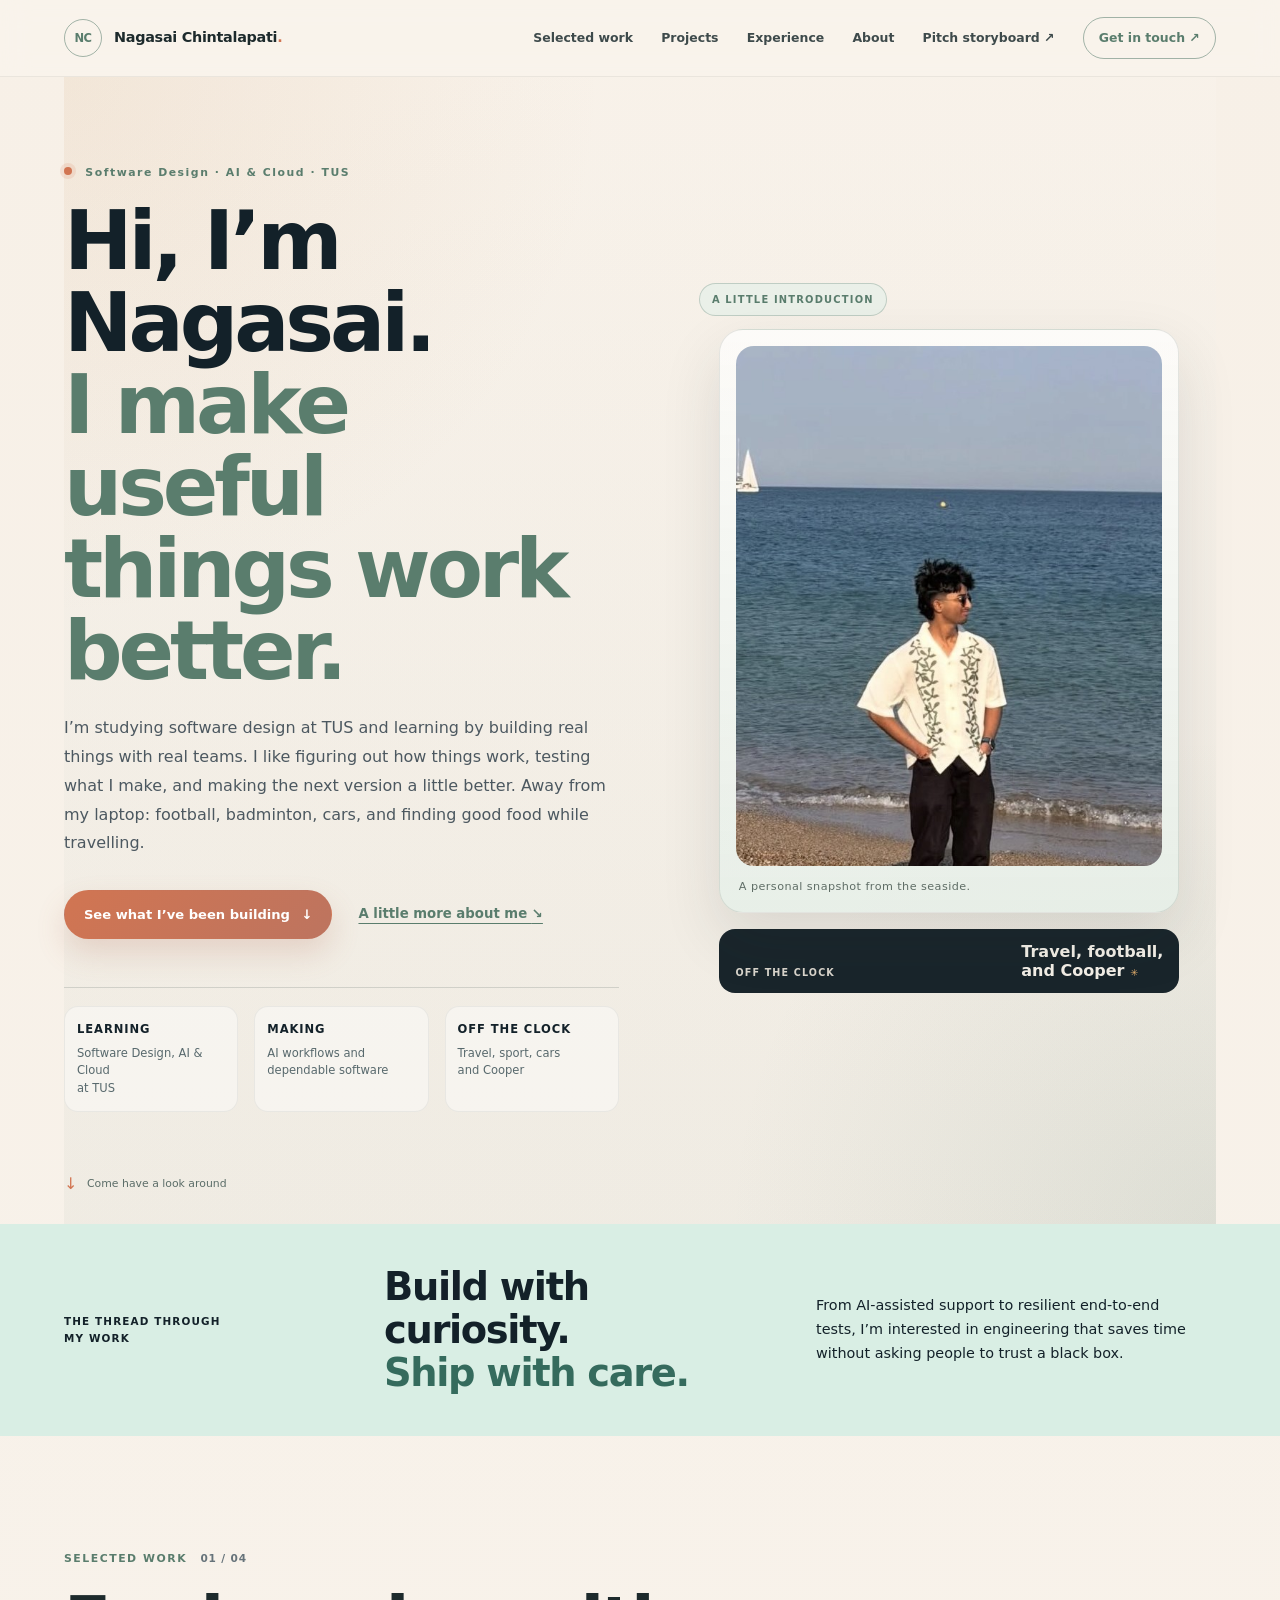
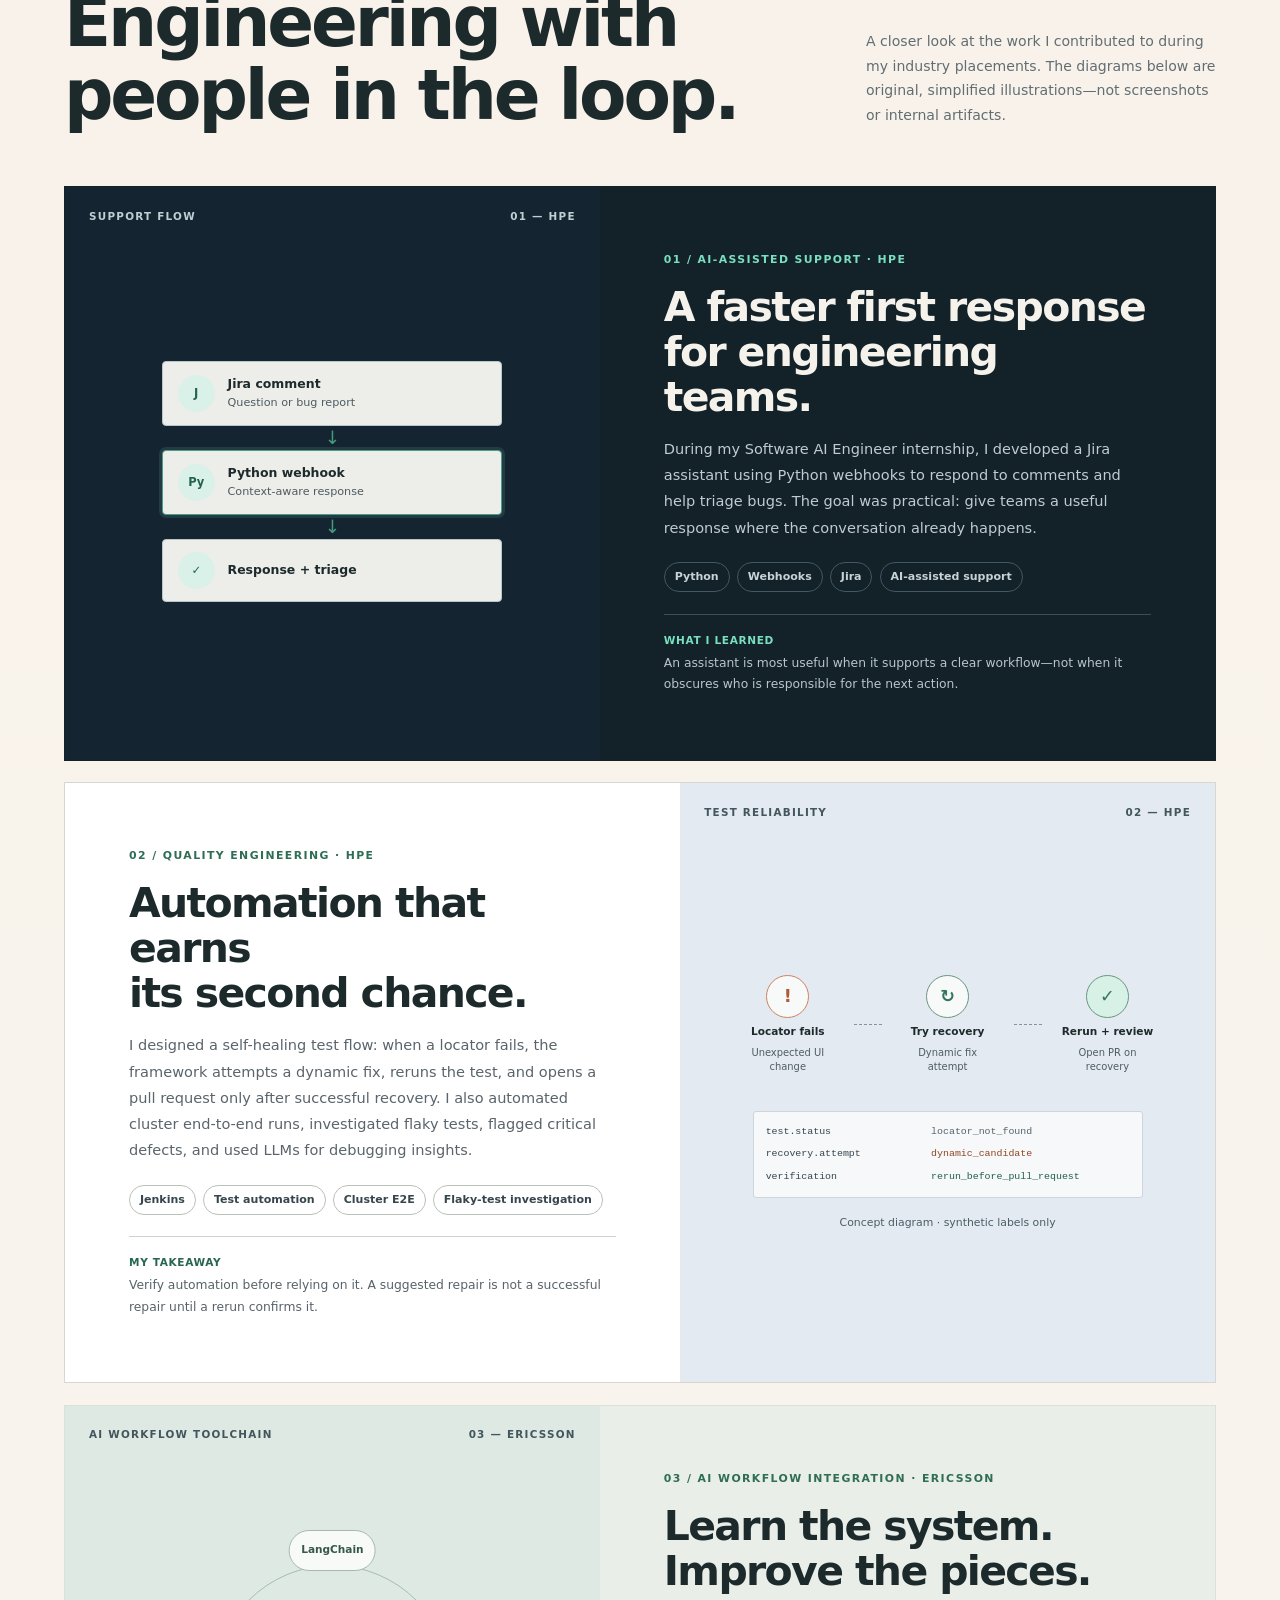
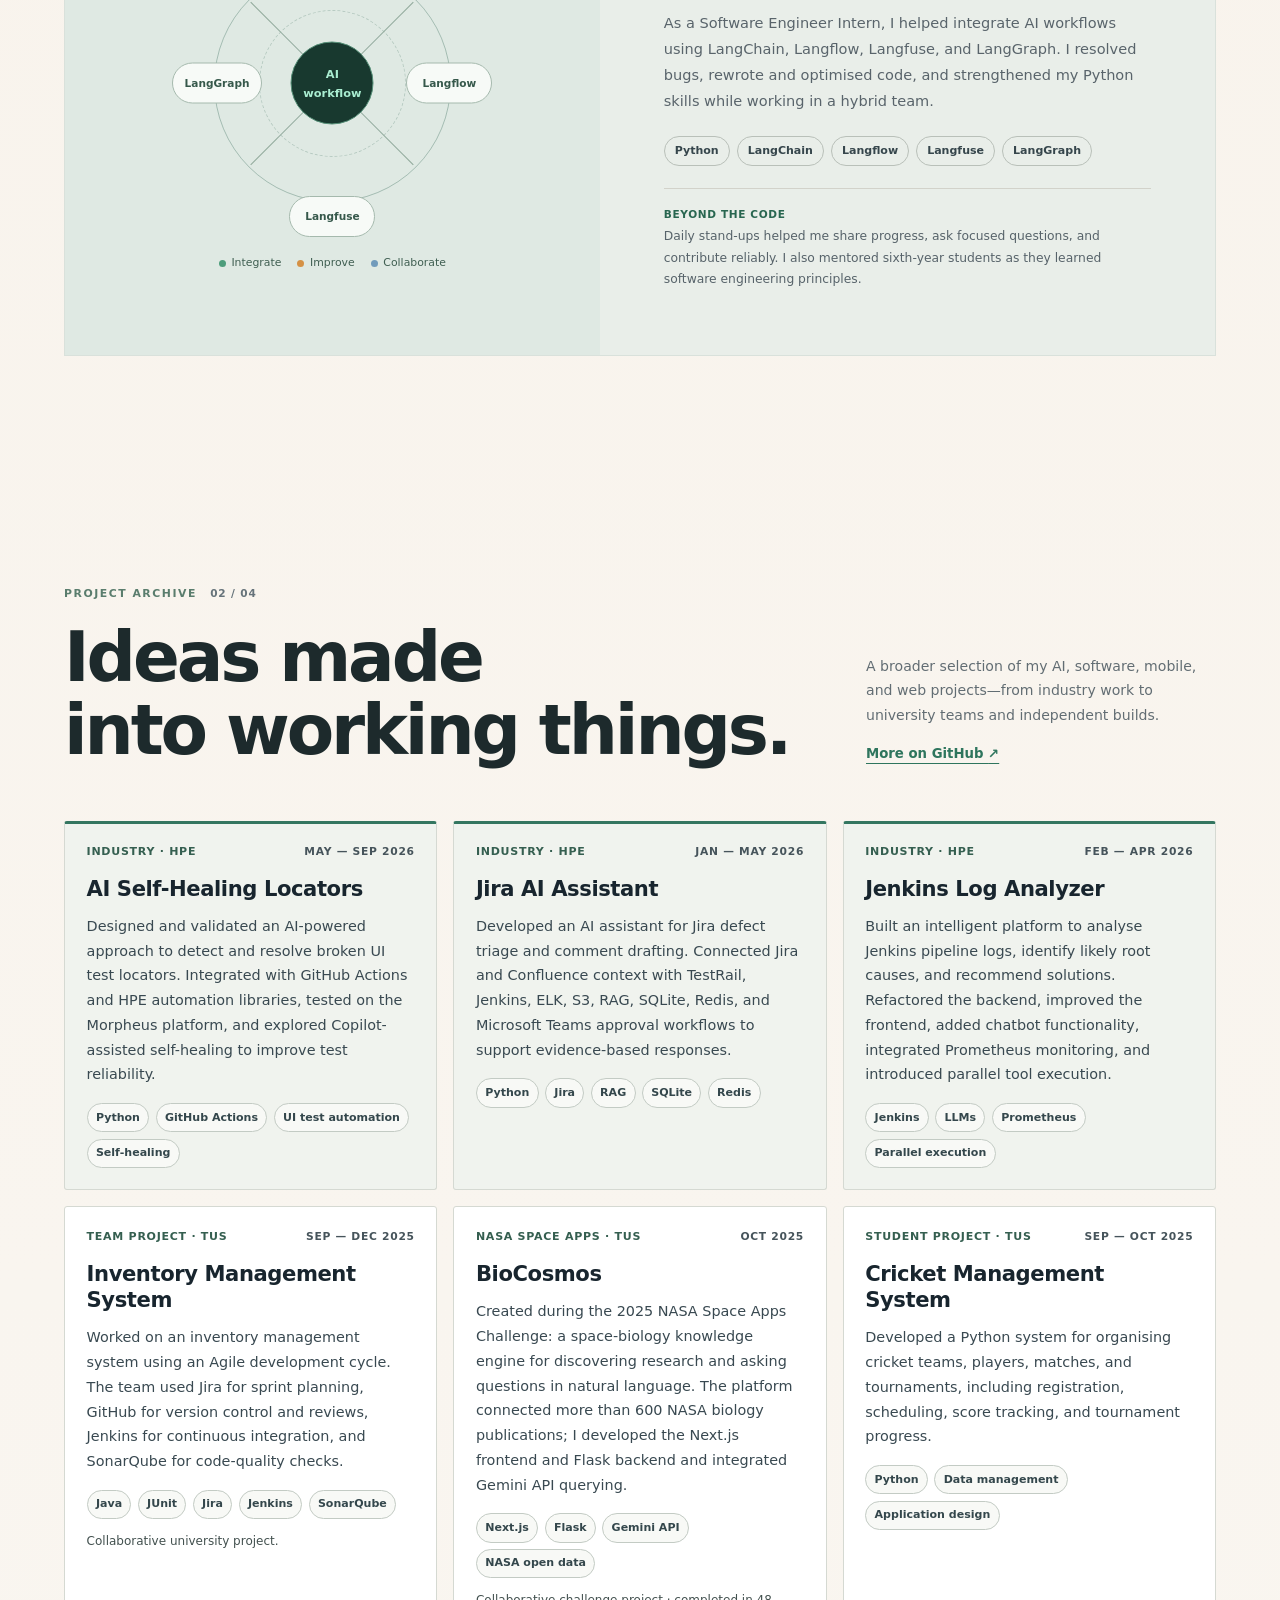
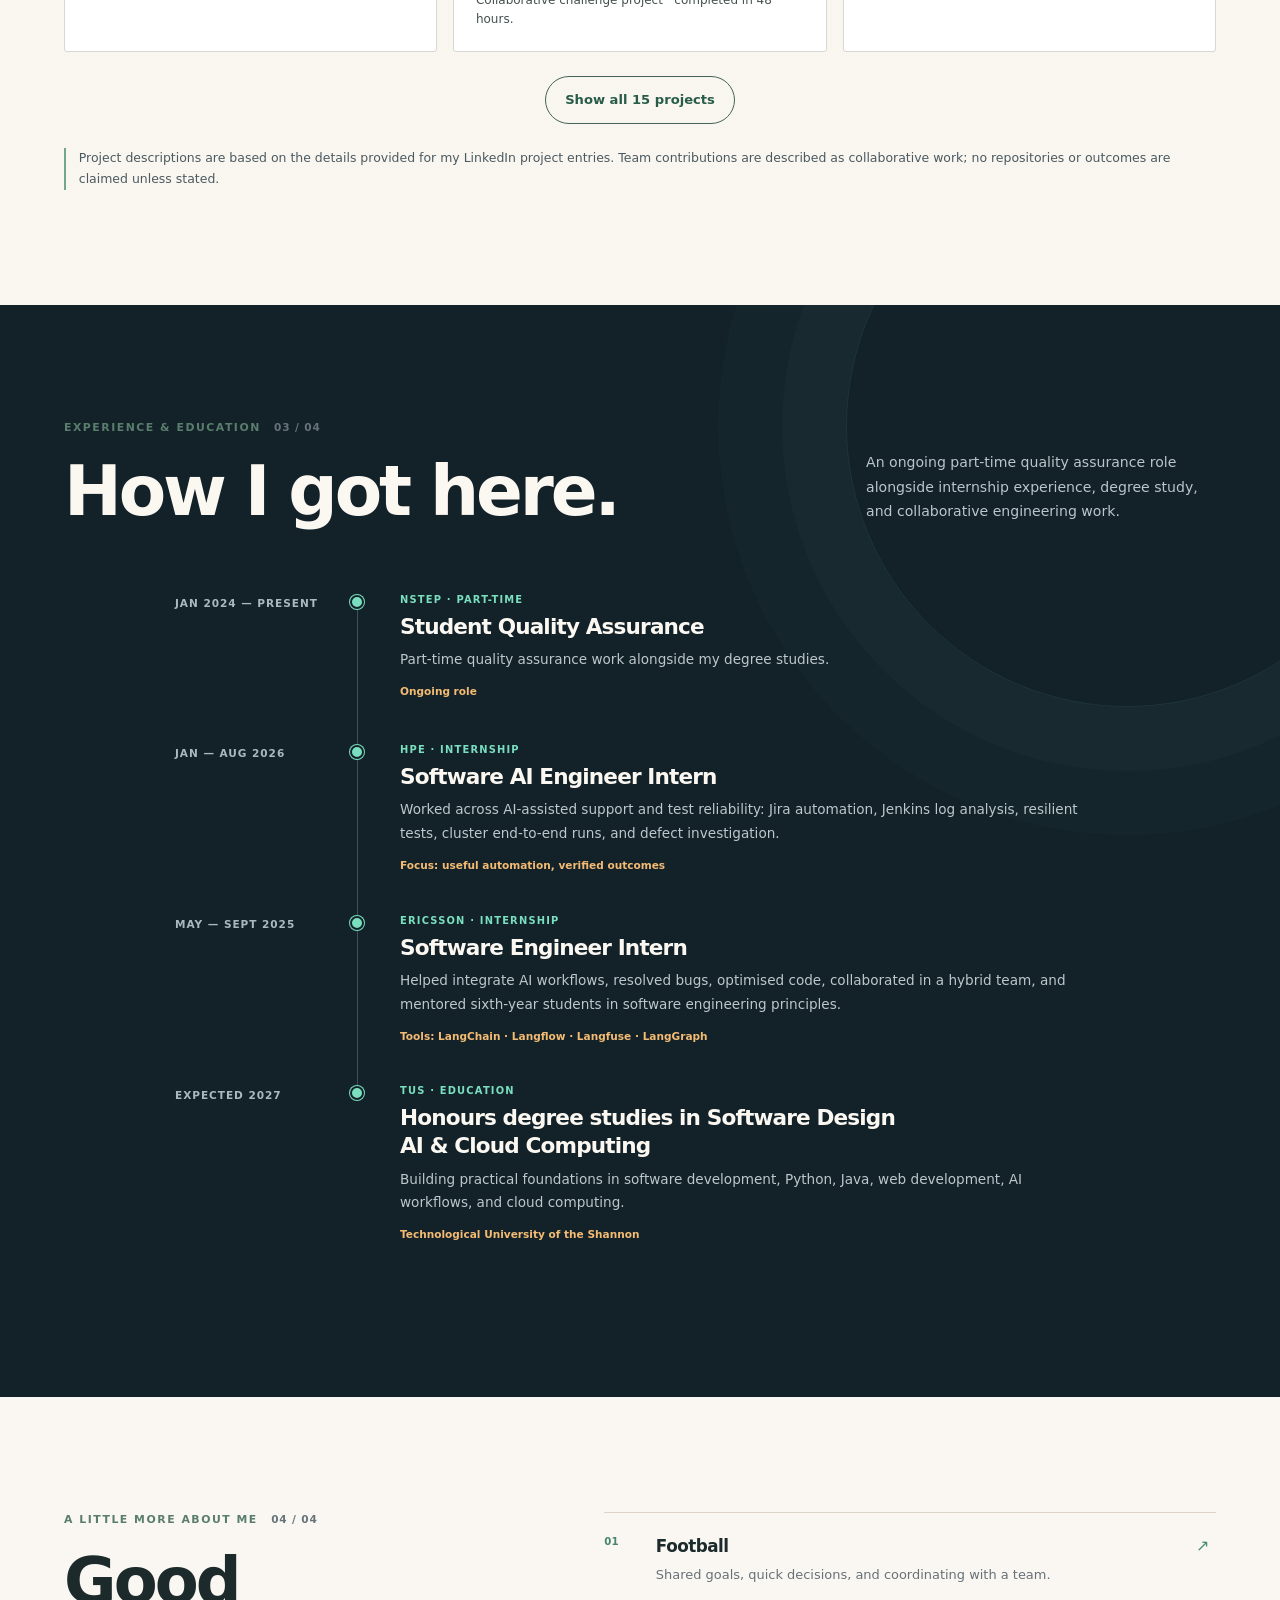
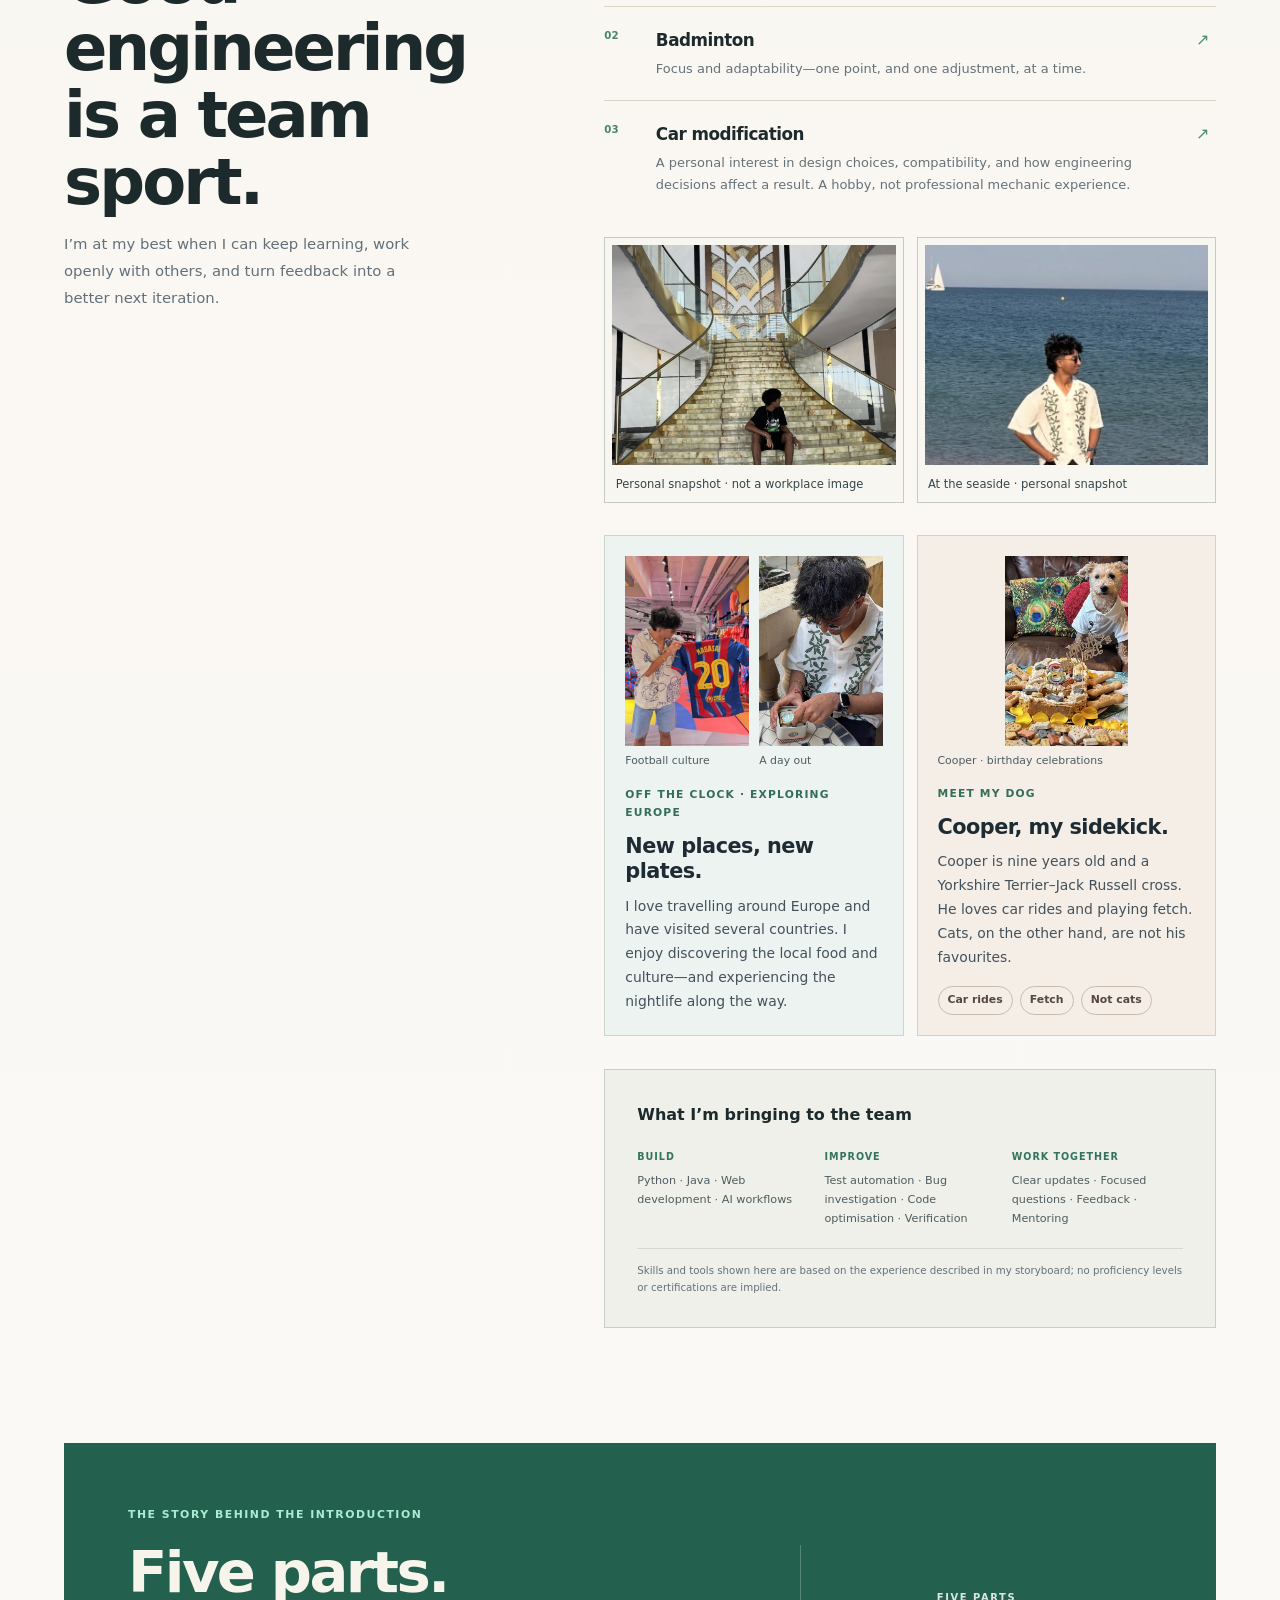
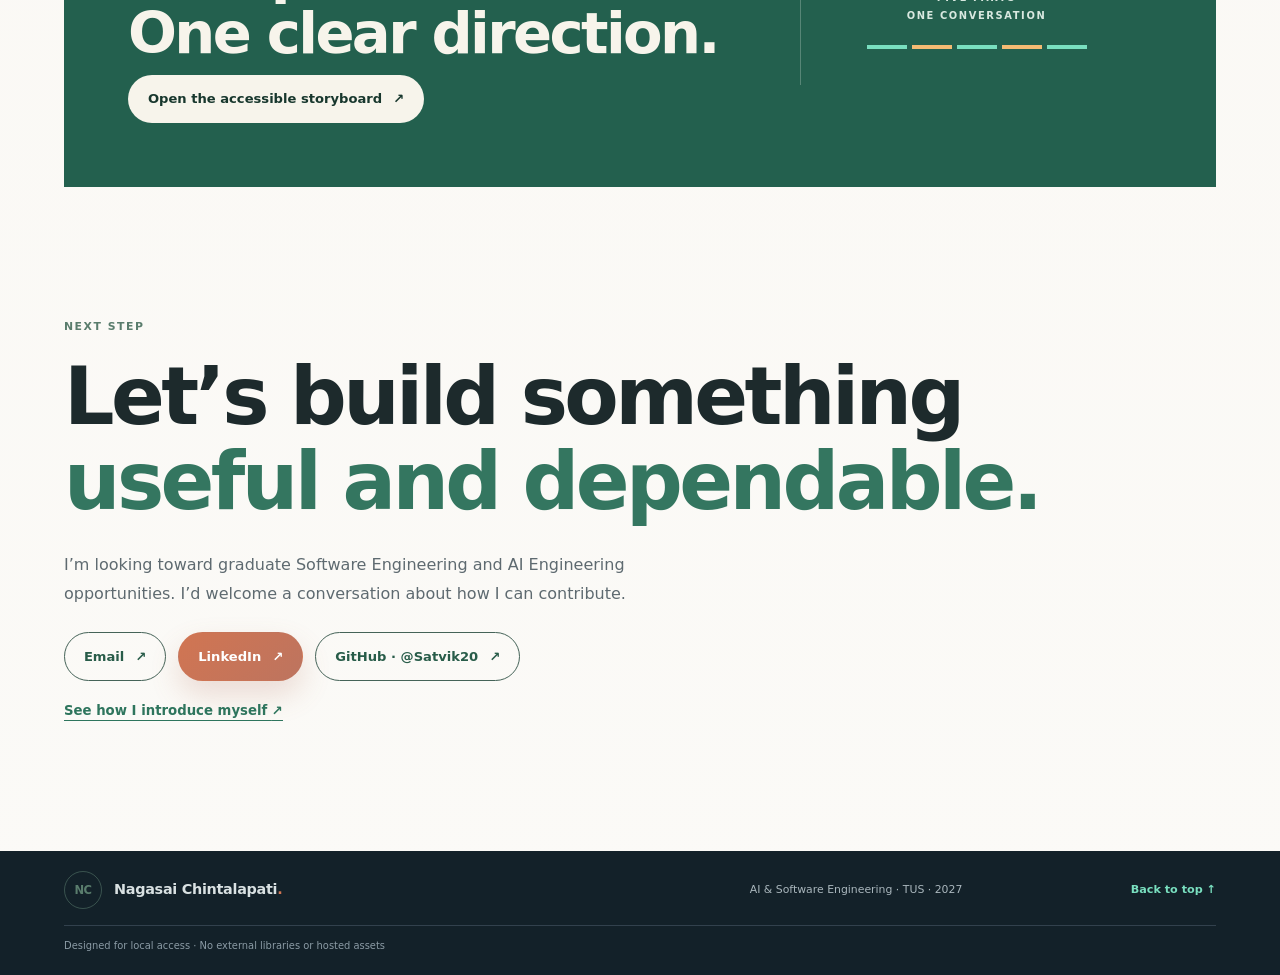
<file: index.html>
<!doctype html>
<html lang="en">
<head>
  <meta charset="utf-8">
  <meta name="viewport" content="width=device-width, initial-scale=1">
  <meta name="theme-color" content="#101a25">
  <meta name="description" content="Nagasai Chintalapati — AI-focused software engineering student at TUS, with internship experience in AI workflows and quality engineering.">
  <title>Nagasai Chintalapati — AI & Software Engineering</title>
  <link rel="stylesheet" href="styles.css">
  <script src="script.js" defer></script>
</head>
<body>
  <a class="skip-link" href="#main">Skip to content</a>
  <header class="site-header">
    <div class="header-inner">
      <a class="brand" href="#top" aria-label="Nagasai Chintalapati, home">
        <span class="brand-mark" aria-hidden="true">NC</span>
        <span class="brand-name">Nagasai Chintalapati<span class="brand-dot">.</span></span>
      </a>
      <button class="menu-toggle" type="button" aria-expanded="false" aria-controls="primary-nav">
        <span class="menu-icon" aria-hidden="true"><i></i><i></i></span>
        <span class="menu-label">Menu</span>
      </button>
      <nav class="primary-nav" id="primary-nav" aria-label="Main navigation">
        <a href="#work">Selected work</a>
        <a href="#projects">Projects</a>
        <a href="#experience">Experience</a>
        <a href="#about">About</a>
        <a href="storyboard.html">Pitch storyboard <span aria-hidden="true">↗</span></a>
        <a class="nav-cta" href="#contact">Get in touch <span aria-hidden="true">↗</span></a>
      </nav>
    </div>
  </header>

  <main id="main">
    <section class="hero section-shell" id="top" aria-labelledby="hero-title">
      <div class="hero-copy">
        <p class="eyebrow"><span class="status-dot" aria-hidden="true"></span> Software Design · AI & Cloud · TUS</p>
        <h1 id="hero-title">Hi, I’m<br>Nagasai.<br><span>I make useful<br>things work better.</span></h1>
        <p class="hero-intro">I’m studying software design at TUS and learning by building real things with real teams. I like figuring out how things work, testing what I make, and making the next version a little better. Away from my laptop: football, badminton, cars, and finding good food while travelling.</p>
        <div class="hero-actions">
          <a class="button button-accent" href="#work">See what I’ve been building <span aria-hidden="true">↓</span></a>
          <a class="text-link" href="#about">A little more about me <span aria-hidden="true">↘</span></a>
        </div>
        <div class="hero-proof" aria-label="A few things about me">
          <div><strong>LEARNING</strong><span>Software Design, AI & Cloud<br>at TUS</span></div>
          <div><strong>MAKING</strong><span>AI workflows and<br>dependable software</span></div>
          <div><strong>OFF THE CLOCK</strong><span>Travel, sport, cars<br>and Cooper</span></div>
        </div>
      </div>
      <div class="hero-portrait">
        <span class="portrait-stamp">A LITTLE INTRODUCTION</span>
        <figure>
          <img src="assets/nagasai-beach-portrait.jpg" alt="Nagasai standing by the sea." width="617" height="726" fetchpriority="high">
          <figcaption>A personal snapshot from the seaside.</figcaption>
        </figure>
        <div class="portrait-note"><span>OFF THE CLOCK</span><strong>Travel, football,<br>and Cooper <span aria-hidden="true">✳</span></strong></div>
      </div>
      <a class="scroll-cue" href="#work"><span aria-hidden="true">↓</span> Come have a look around</a>
    </section>

    <section class="intro-band" aria-label="Professional focus">
      <div class="section-shell intro-band-inner">
        <p>THE THREAD THROUGH MY WORK</p>
        <h2>Build with curiosity.<br><span>Ship with care.</span></h2>
        <p class="intro-band-copy">From AI-assisted support to resilient end-to-end tests, I’m interested in engineering that saves time without asking people to trust a black box.</p>
      </div>
    </section>

    <section class="content-section section-shell" id="work" aria-labelledby="work-title">
      <div class="section-heading">
        <div><p class="eyebrow">SELECTED WORK <span class="section-number">01 / 04</span></p><h2 id="work-title">Engineering with<br>people in the loop.</h2></div>
        <p class="section-summary">A closer look at the work I contributed to during my industry placements. The diagrams below are original, simplified illustrations—not screenshots or internal artifacts.</p>
      </div>

      <article class="case-card case-card-dark">
        <div class="case-visual visual-jira" aria-label="Illustrative flow from a Jira comment to a Python webhook and a triage response">
          <div class="visual-header"><span>SUPPORT FLOW</span><span>01 — HPE</span></div>
          <div class="flow-stack">
            <div class="flow-node"><span class="node-symbol">J</span><span><b>Jira comment</b><small>Question or bug report</small></span></div>
            <span class="flow-connector" aria-hidden="true">↓</span>
            <div class="flow-node node-highlight"><span class="node-symbol">Py</span><span><b>Python webhook</b><small>Context-aware response</small></span></div>
            <span class="flow-connector" aria-hidden="true">↓</span>
            <div class="flow-node"><span class="node-symbol">✓</span><span><b>Response + triage</b></span></div>
          </div>
        </div>
        <div class="case-copy">
          <p class="case-kicker">01 / AI-ASSISTED SUPPORT · HPE</p>
          <h3>A faster first response<br>for engineering teams.</h3>
          <p>During my Software AI Engineer internship, I developed a Jira assistant using Python webhooks to respond to comments and help triage bugs. The goal was practical: give teams a useful response where the conversation already happens.</p>
          <ul class="tag-list" aria-label="Technologies and methods"><li>Python</li><li>Webhooks</li><li>Jira</li><li>AI-assisted support</li></ul>
          <p class="case-reflection"><strong>What I learned</strong> An assistant is most useful when it supports a clear workflow—not when it obscures who is responsible for the next action.</p>
        </div>
      </article>

      <article class="case-card case-card-reverse">
        <div class="case-visual visual-reliability" aria-label="Illustrative self-healing test sequence from a locator failure through recovery and a reviewed pull request">
          <div class="visual-header"><span>TEST RELIABILITY</span><span>02 — HPE</span></div>
          <div class="reliability-track">
            <div class="track-step"><span class="track-dot dot-alert">!</span><b>Locator fails</b><small>Unexpected UI change</small></div>
            <span class="track-line" aria-hidden="true"></span>
            <div class="track-step"><span class="track-dot">↻</span><b>Try recovery</b><small>Dynamic fix attempt</small></div>
            <span class="track-line" aria-hidden="true"></span>
            <div class="track-step"><span class="track-dot dot-success">✓</span><b>Rerun + review</b><small>Open PR on recovery</small></div>
          </div>
          <div class="log-snippet" aria-label="Example verification sequence">
            <span>test.status</span><span class="log-muted">locator_not_found</span>
            <span>recovery.attempt</span><span class="log-warn">dynamic_candidate</span>
            <span>verification</span><span class="log-good">rerun_before_pull_request</span>
          </div>
          <p class="visual-footnote">Concept diagram · synthetic labels only</p>
        </div>
        <div class="case-copy">
          <p class="case-kicker">02 / QUALITY ENGINEERING · HPE</p>
          <h3>Automation that earns<br>its second chance.</h3>
          <p>I designed a self-healing test flow: when a locator fails, the framework attempts a dynamic fix, reruns the test, and opens a pull request only after successful recovery. I also automated cluster end-to-end runs, investigated flaky tests, flagged critical defects, and used LLMs for debugging insights.</p>
          <ul class="tag-list" aria-label="Technologies and methods"><li>Jenkins</li><li>Test automation</li><li>Cluster E2E</li><li>Flaky-test investigation</li></ul>
          <p class="case-reflection"><strong>My takeaway</strong> Verify automation before relying on it. A suggested repair is not a successful repair until a rerun confirms it.</p>
        </div>
      </article>

      <article class="case-card case-card-ericsson">
        <div class="case-visual visual-toolchain" aria-label="Illustration of tools used to help integrate AI workflows at Ericsson">
          <div class="visual-header"><span>AI WORKFLOW TOOLCHAIN</span><span>03 — ERICSSON</span></div>
          <div class="tool-ring">
            <span class="tool-pill tool-center">AI<br>workflow</span>
            <span class="tool-pill tool-one">LangChain</span><span class="tool-pill tool-two">Langflow</span>
            <span class="tool-pill tool-three">Langfuse</span><span class="tool-pill tool-four">LangGraph</span>
            <span class="tool-link link-one" aria-hidden="true"></span><span class="tool-link link-two" aria-hidden="true"></span>
            <span class="tool-link link-three" aria-hidden="true"></span><span class="tool-link link-four" aria-hidden="true"></span>
          </div>
          <div class="tool-legend"><span><i class="legend-dot mint"></i>Integrate</span><span><i class="legend-dot amber"></i>Improve</span><span><i class="legend-dot blue"></i>Collaborate</span></div>
        </div>
        <div class="case-copy">
          <p class="case-kicker">03 / AI WORKFLOW INTEGRATION · ERICSSON</p>
          <h3>Learn the system.<br>Improve the pieces.</h3>
          <p>As a Software Engineer Intern, I helped integrate AI workflows using LangChain, Langflow, Langfuse, and LangGraph. I resolved bugs, rewrote and optimised code, and strengthened my Python skills while working in a hybrid team.</p>
          <ul class="tag-list" aria-label="Technologies and methods"><li>Python</li><li>LangChain</li><li>Langflow</li><li>Langfuse</li><li>LangGraph</li></ul>
          <p class="case-reflection"><strong>Beyond the code</strong> Daily stand-ups helped me share progress, ask focused questions, and contribute reliably. I also mentored sixth-year students as they learned software engineering principles.</p>
        </div>
      </article>
    </section>

    <section class="content-section projects-section section-shell" id="projects" aria-labelledby="projects-title">
      <div class="section-heading">
        <div><p class="eyebrow">PROJECT ARCHIVE <span class="section-number">02 / 04</span></p><h2 id="projects-title">Ideas made<br>into working things.</h2></div>
        <div class="projects-intro"><p class="section-summary">A broader selection of my AI, software, mobile, and web projects—from industry work to university teams and independent builds.</p><a class="text-link text-link-dark" href="https://github.com/Satvik20" target="_blank" rel="noopener noreferrer">More on GitHub <span aria-hidden="true">↗</span></a></div>
      </div>
      <div class="project-grid" id="project-grid">
        <article class="project-card project-card-featured"><div class="project-meta"><span>INDUSTRY · HPE</span><time datetime="2026-05">MAY — SEP 2026</time></div><h3>AI Self-Healing Locators</h3><p>Designed and validated an AI-powered approach to detect and resolve broken UI test locators. Integrated with GitHub Actions and HPE automation libraries, tested on the Morpheus platform, and explored Copilot-assisted self-healing to improve test reliability.</p><ul class="tag-list" aria-label="Technologies and skills"><li>Python</li><li>GitHub Actions</li><li>UI test automation</li><li>Self-healing</li></ul></article>
        <article class="project-card project-card-featured"><div class="project-meta"><span>INDUSTRY · HPE</span><time datetime="2026-01">JAN — MAY 2026</time></div><h3>Jira AI Assistant</h3><p>Developed an AI assistant for Jira defect triage and comment drafting. Connected Jira and Confluence context with TestRail, Jenkins, ELK, S3, RAG, SQLite, Redis, and Microsoft Teams approval workflows to support evidence-based responses.</p><ul class="tag-list" aria-label="Technologies and skills"><li>Python</li><li>Jira</li><li>RAG</li><li>SQLite</li><li>Redis</li></ul></article>
        <article class="project-card project-card-featured"><div class="project-meta"><span>INDUSTRY · HPE</span><time datetime="2026-02">FEB — APR 2026</time></div><h3>Jenkins Log Analyzer</h3><p>Built an intelligent platform to analyse Jenkins pipeline logs, identify likely root causes, and recommend solutions. Refactored the backend, improved the frontend, added chatbot functionality, integrated Prometheus monitoring, and introduced parallel tool execution.</p><ul class="tag-list" aria-label="Technologies and skills"><li>Jenkins</li><li>LLMs</li><li>Prometheus</li><li>Parallel execution</li></ul></article>
        <article class="project-card"><div class="project-meta"><span>TEAM PROJECT · TUS</span><time datetime="2025-09">SEP — DEC 2025</time></div><h3>Inventory Management System</h3><p>Worked on an inventory management system using an Agile development cycle. The team used Jira for sprint planning, GitHub for version control and reviews, Jenkins for continuous integration, and SonarQube for code-quality checks.</p><ul class="tag-list" aria-label="Technologies and skills"><li>Java</li><li>JUnit</li><li>Jira</li><li>Jenkins</li><li>SonarQube</li></ul><p class="project-credit">Collaborative university project.</p></article>
        <article class="project-card"><div class="project-meta"><span>NASA SPACE APPS · TUS</span><time datetime="2025-10">OCT 2025</time></div><h3>BioCosmos</h3><p>Created during the 2025 NASA Space Apps Challenge: a space-biology knowledge engine for discovering research and asking questions in natural language. The platform connected more than 600 NASA biology publications; I developed the Next.js frontend and Flask backend and integrated Gemini API querying.</p><ul class="tag-list" aria-label="Technologies and skills"><li>Next.js</li><li>Flask</li><li>Gemini API</li><li>NASA open data</li></ul><p class="project-credit">Collaborative challenge project · completed in 48 hours.</p></article>
        <article class="project-card"><div class="project-meta"><span>STUDENT PROJECT · TUS</span><time datetime="2025-09">SEP — OCT 2025</time></div><h3>Cricket Management System</h3><p>Developed a Python system for organising cricket teams, players, matches, and tournaments, including registration, scheduling, score tracking, and tournament progress.</p><ul class="tag-list" aria-label="Technologies and skills"><li>Python</li><li>Data management</li><li>Application design</li></ul></article>
        <article class="project-card"><div class="project-meta"><span>AI APPLICATION · ERICSSON</span><time datetime="2025-06">JUN 2025</time></div><h3>AI Agent Chatbot</h3><p>Built a Python web application exploring LLM agents and API integration. Connected Tavily and Groq for dynamic information retrieval and designed a responsive interface for context-aware interactions.</p><ul class="tag-list" aria-label="Technologies and skills"><li>Python</li><li>LLMs</li><li>Tavily API</li><li>Groq</li></ul></article>
        <article class="project-card"><div class="project-meta"><span>MOBILE · TUS</span><time datetime="2025-01">JAN — MAY 2025</time></div><h3>Car Maintenance App</h3><p>Developed an Android app for vehicle upkeep, with maintenance reminders, driving-behaviour analysis, GPS speed estimates, fuel-efficiency tracking, trip summaries, charts, and CSV log export.</p><ul class="tag-list" aria-label="Technologies and skills"><li>Android Studio</li><li>Mobile development</li><li>GPS</li><li>Data visualisation</li></ul></article>
        <article class="project-card"><div class="project-meta"><span>WEB · TUS</span><time datetime="2025-03">MAR — APR 2025</time></div><h3>API Web Application</h3><p>Created an API-powered web application demonstrating real-time data fetching, interactive content, responsive layouts, and a Node.js/Express backend.</p><ul class="tag-list" aria-label="Technologies and skills"><li>HTML</li><li>CSS</li><li>JavaScript</li><li>Node.js</li><li>Express</li></ul></article>
        <article class="project-card"><div class="project-meta"><span>DESKTOP APP · TUS</span><time datetime="2025-02">FEB — MAR 2025</time></div><h3>Cricket Scoreboard App</h3><p>Built a Python desktop scoreboard for entering team names, updating live scores, and resetting a match, with an interactive PyQt interface.</p><ul class="tag-list" aria-label="Technologies and skills"><li>Python</li><li>PyQt5</li><li>Desktop UI</li></ul></article>
        <article class="project-card"><div class="project-meta"><span>PERSONAL BUILD · TUS</span><time datetime="2024-11">NOV — DEC 2024</time></div><h3>Python Travel App</h3><p>Designed a travel companion app concept for trip planning, itinerary organisation, expense tracking, nearby-place discovery, weather, basic phrase translation, and packing checklists.</p><ul class="tag-list" aria-label="Technologies and skills"><li>Python</li><li>GUI</li><li>Travel planning</li></ul></article>
        <article class="project-card"><div class="project-meta"><span>DESKTOP APP · TUS</span><time datetime="2024-04">APR — MAY 2024</time></div><h3>Finance Calculator</h3><p>Developed an interactive calculator for interest, loan repayments, and savings growth, with inputs for financial values and calculated results.</p><ul class="tag-list" aria-label="Technologies and skills"><li>Java</li><li>HTML</li><li>Financial calculations</li></ul></article>
        <article class="project-card"><div class="project-meta"><span>TEAM MOBILE GAME · TUS</span><time datetime="2024-03">MAR — MAY 2024</time></div><h3>Running Game · MIT App Inventor</h3><p>Collaborated in a three-person team. Contributed visual design, character and background artwork, colour choices, block coding, start/run controls, sound effects, and character movement.</p><ul class="tag-list" aria-label="Technologies and skills"><li>MIT App Inventor</li><li>Mobile applications</li><li>Visual design</li></ul></article>
        <article class="project-card"><div class="project-meta"><span>WEB · TUS</span><time datetime="2024-02">FEB — MAR 2024</time></div><h3>Responsive Portfolio Website</h3><p>Designed a responsive portfolio website using HTML, CSS, and JavaScript, with a Java backend and database integration, tested on a local server.</p><ul class="tag-list" aria-label="Technologies and skills"><li>HTML</li><li>CSS</li><li>JavaScript</li><li>Java</li></ul></article>
        <article class="project-card"><div class="project-meta"><span>WEB APP · TUS</span><time datetime="2023-10">OCT 2023</time></div><h3>BMI Calculator</h3><p>Created a responsive BMI calculator that accepts height and weight, validates inputs, calculates BMI, and presents category feedback.</p><ul class="tag-list" aria-label="Technologies and skills"><li>HTML</li><li>CSS</li><li>JavaScript</li><li>Input validation</li></ul></article>
      </div>
      <div class="projects-toggle-wrap"><button type="button" class="button button-outline projects-toggle" aria-controls="project-grid" aria-expanded="true" hidden>Show fewer projects</button></div>
      <p class="projects-source-note">Project descriptions are based on the details provided for my LinkedIn project entries. Team contributions are described as collaborative work; no repositories or outcomes are claimed unless stated.</p>
    </section>

    <section class="experience-section" id="experience" aria-labelledby="experience-title">
      <div class="section-shell">
        <div class="section-heading section-heading-light">
          <div><p class="eyebrow">EXPERIENCE & EDUCATION <span class="section-number">03 / 04</span></p><h2 id="experience-title">How I got here.</h2></div>
          <p class="section-summary">An ongoing part-time quality assurance role alongside internship experience, degree study, and collaborative engineering work.</p>
        </div>
        <div class="timeline">
          <article class="timeline-item">
            <div class="timeline-date">JAN 2024 — PRESENT</div><div class="timeline-marker" aria-hidden="true"></div>
            <div class="timeline-content"><p class="timeline-org">NSTEP · PART-TIME</p><h3>Student Quality Assurance</h3><p>Part-time quality assurance work alongside my degree studies.</p><span class="timeline-note">Ongoing role</span></div>
          </article>
          <article class="timeline-item">
            <div class="timeline-date">JAN — AUG 2026</div><div class="timeline-marker" aria-hidden="true"></div>
            <div class="timeline-content"><p class="timeline-org">HPE · INTERNSHIP</p><h3>Software AI Engineer Intern</h3><p>Worked across AI-assisted support and test reliability: Jira automation, Jenkins log analysis, resilient tests, cluster end-to-end runs, and defect investigation.</p><span class="timeline-note">Focus: useful automation, verified outcomes</span></div>
          </article>
          <article class="timeline-item">
            <div class="timeline-date">MAY — SEPT 2025</div><div class="timeline-marker" aria-hidden="true"></div>
            <div class="timeline-content"><p class="timeline-org">ERICSSON · INTERNSHIP</p><h3>Software Engineer Intern</h3><p>Helped integrate AI workflows, resolved bugs, optimised code, collaborated in a hybrid team, and mentored sixth-year students in software engineering principles.</p><span class="timeline-note">Tools: LangChain · Langflow · Langfuse · LangGraph</span></div>
          </article>
          <article class="timeline-item">
            <div class="timeline-date">EXPECTED 2027</div><div class="timeline-marker timeline-marker-last" aria-hidden="true"></div>
            <div class="timeline-content"><p class="timeline-org">TUS · EDUCATION</p><h3>Honours degree studies in Software Design<br>AI & Cloud Computing</h3><p>Building practical foundations in software development, Python, Java, web development, AI workflows, and cloud computing.</p><span class="timeline-note">Technological University of the Shannon</span></div>
          </article>
        </div>
      </div>
    </section>

    <section class="content-section section-shell" id="about" aria-labelledby="about-title">
      <div class="about-grid">
        <div class="about-title"><p class="eyebrow">A LITTLE MORE ABOUT ME <span class="section-number">04 / 04</span></p><h2 id="about-title">Good engineering<br>is a team sport.</h2><p>I’m at my best when I can keep learning, work openly with others, and turn feedback into a better next iteration.</p></div>
        <div class="about-detail">
          <div class="interest-card"><span class="interest-number">01</span><div><h3>Football</h3><p>Shared goals, quick decisions, and coordinating with a team.</p></div><span class="interest-mark" aria-hidden="true">↗</span></div>
          <div class="interest-card"><span class="interest-number">02</span><div><h3>Badminton</h3><p>Focus and adaptability—one point, and one adjustment, at a time.</p></div><span class="interest-mark" aria-hidden="true">↗</span></div>
          <div class="interest-card"><span class="interest-number">03</span><div><h3>Car modification</h3><p>A personal interest in design choices, compatibility, and how engineering decisions affect a result. A hobby, not professional mechanic experience.</p></div><span class="interest-mark" aria-hidden="true">↗</span></div>
          <div class="personal-gallery" aria-label="Personal photographs">
            <figure><img src="assets/nagasai-steps-portrait.jpg" alt="Nagasai seated on a staircase in a large atrium." width="1097" height="1292" loading="lazy"><figcaption>Personal snapshot · not a workplace image</figcaption></figure>
            <figure><img src="assets/nagasai-beach-portrait.jpg" alt="Nagasai standing by the sea." width="617" height="726" loading="lazy"><figcaption>At the seaside · personal snapshot</figcaption></figure>
          </div>
          <div class="life-stories" aria-label="Travel and life with Cooper">
            <article class="life-card travel-card">
              <div class="travel-photos" aria-label="Travel photographs">
                <figure><img src="assets/IMG_5840.jpeg" alt="Nagasai choosing a personalised Barcelona football shirt in a team shop." width="1290" height="1111" loading="lazy"><figcaption>Football culture</figcaption></figure>
                <figure><img src="assets/IMG_5841.jpeg" alt="Nagasai looking at a green-faced watch in its display case." width="1290" height="1457" loading="lazy"><figcaption>A day out</figcaption></figure>
              </div>
              <p class="life-label">OFF THE CLOCK · EXPLORING EUROPE</p>
              <h3>New places, new plates.</h3>
              <p>I love travelling around Europe and have visited several countries. I enjoy discovering the local food and culture—and experiencing the nightlife along the way.</p>
            </article>
            <article class="life-card dog-card">
              <figure class="dog-photo"><img src="assets/IMG_5839.jpeg" alt="Cooper sitting on a sofa behind a birthday cake and dog treats." width="1290" height="1219" loading="lazy"><figcaption>Cooper · birthday celebrations</figcaption></figure>
              <p class="life-label">MEET MY DOG</p>
              <h3>Cooper, my sidekick.</h3>
              <p>Cooper is nine years old and a Yorkshire Terrier–Jack Russell cross. He loves car rides and playing fetch. Cats, on the other hand, are not his favourites.</p>
              <div class="dog-traits" aria-label="Cooper's favourite things"><span>Car rides</span><span>Fetch</span><span>Not cats</span></div>
            </article>
          </div>
          <div class="skills-panel">
            <h3>What I’m bringing to the team</h3>
            <div class="skills-columns">
              <div><p class="skill-label">BUILD</p><p>Python · Java · Web development · AI workflows</p></div>
              <div><p class="skill-label">IMPROVE</p><p>Test automation · Bug investigation · Code optimisation · Verification</p></div>
              <div><p class="skill-label">WORK TOGETHER</p><p>Clear updates · Focused questions · Feedback · Mentoring</p></div>
            </div>
            <p class="skills-note">Skills and tools shown here are based on the experience described in my storyboard; no proficiency levels or certifications are implied.</p>
          </div>
        </div>
      </div>
    </section>

    <section class="pitch-banner section-shell" aria-labelledby="pitch-title">
      <div class="pitch-banner-content"><p class="eyebrow">THE STORY BEHIND THE INTRODUCTION</p><h2 id="pitch-title">Five parts.<br>One clear direction.</h2><a class="button button-light" href="storyboard.html">Open the accessible storyboard <span aria-hidden="true">↗</span></a></div>
      <div class="pitch-clock" aria-label="Five parts, one conversation"><span class="clock-sub">FIVE PARTS<br>ONE CONVERSATION</span><div class="clock-bars" aria-hidden="true"><i></i><i></i><i></i><i></i><i></i></div></div>
    </section>

    <section class="contact-section section-shell" id="contact" aria-labelledby="contact-title">
      <p class="eyebrow">NEXT STEP</p><h2 id="contact-title">Let’s build something<br><span>useful and dependable.</span></h2>
      <p class="contact-copy">I’m looking toward graduate Software Engineering and AI Engineering opportunities. I’d welcome a conversation about how I can contribute.</p>
      <div class="contact-links">
        <a class="button button-outline" href="mailto:nagasai42006@gmail.com" aria-label="Send Nagasai an email">Email <span aria-hidden="true">↗</span></a>
        <a class="button button-accent" href="https://www.linkedin.com/in/nagasai-chintalapati-652526271/" target="_blank" rel="noopener noreferrer" aria-label="Open Nagasai's LinkedIn profile in a new tab">LinkedIn <span aria-hidden="true">↗</span></a>
        <a class="button button-outline" href="https://github.com/Satvik20" target="_blank" rel="noopener noreferrer" aria-label="Open Nagasai's GitHub profile in a new tab">GitHub · @Satvik20 <span aria-hidden="true">↗</span></a>
      </div>
      <a class="text-link text-link-dark" href="storyboard.html">See how I introduce myself <span aria-hidden="true">↗</span></a>
    </section>
  </main>

  <footer class="site-footer">
    <div class="section-shell footer-inner"><a class="brand footer-brand" href="#top"><span class="brand-mark" aria-hidden="true">NC</span><span class="brand-name">Nagasai Chintalapati<span class="brand-dot">.</span></span></a><p>AI & Software Engineering · TUS · 2027</p><a class="back-top" href="#top">Back to top ↑</a><small>Designed for local access · No external libraries or hosted assets</small></div>
  </footer>
</body>
</html>
</file>
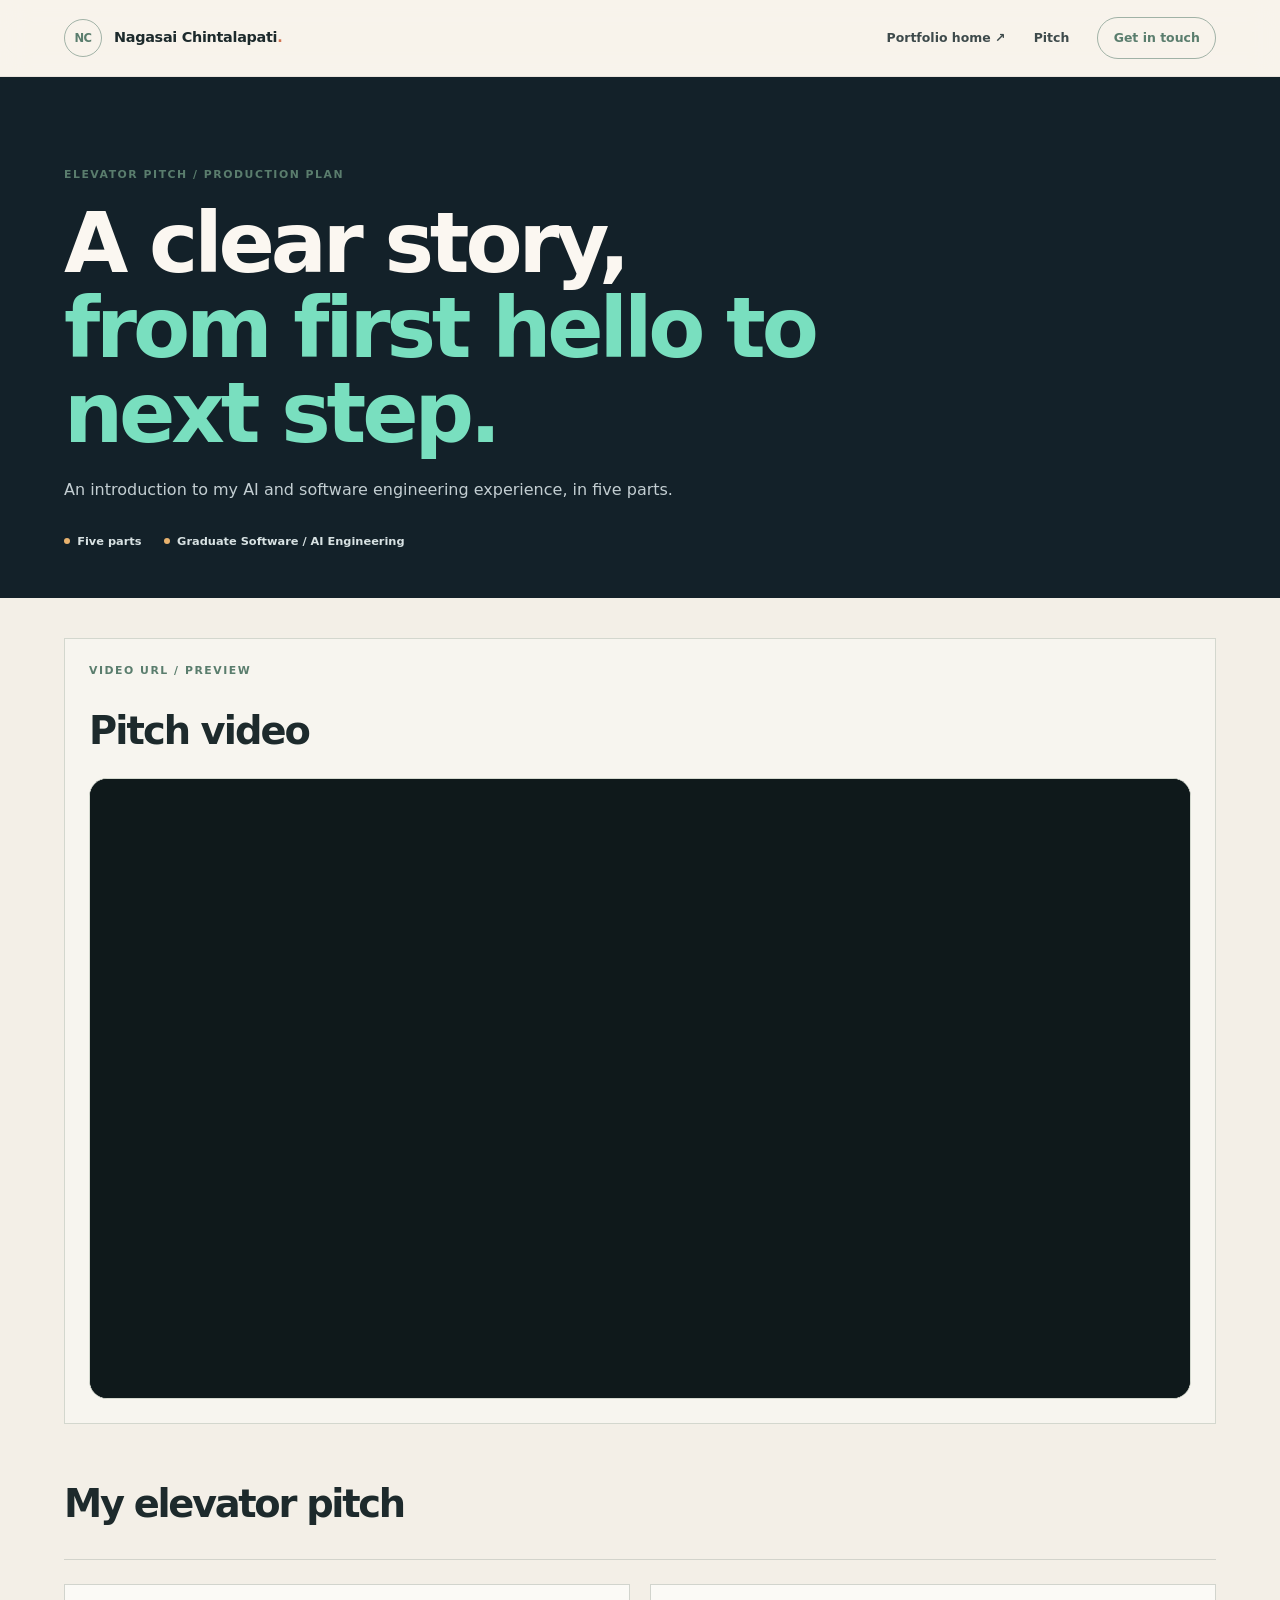
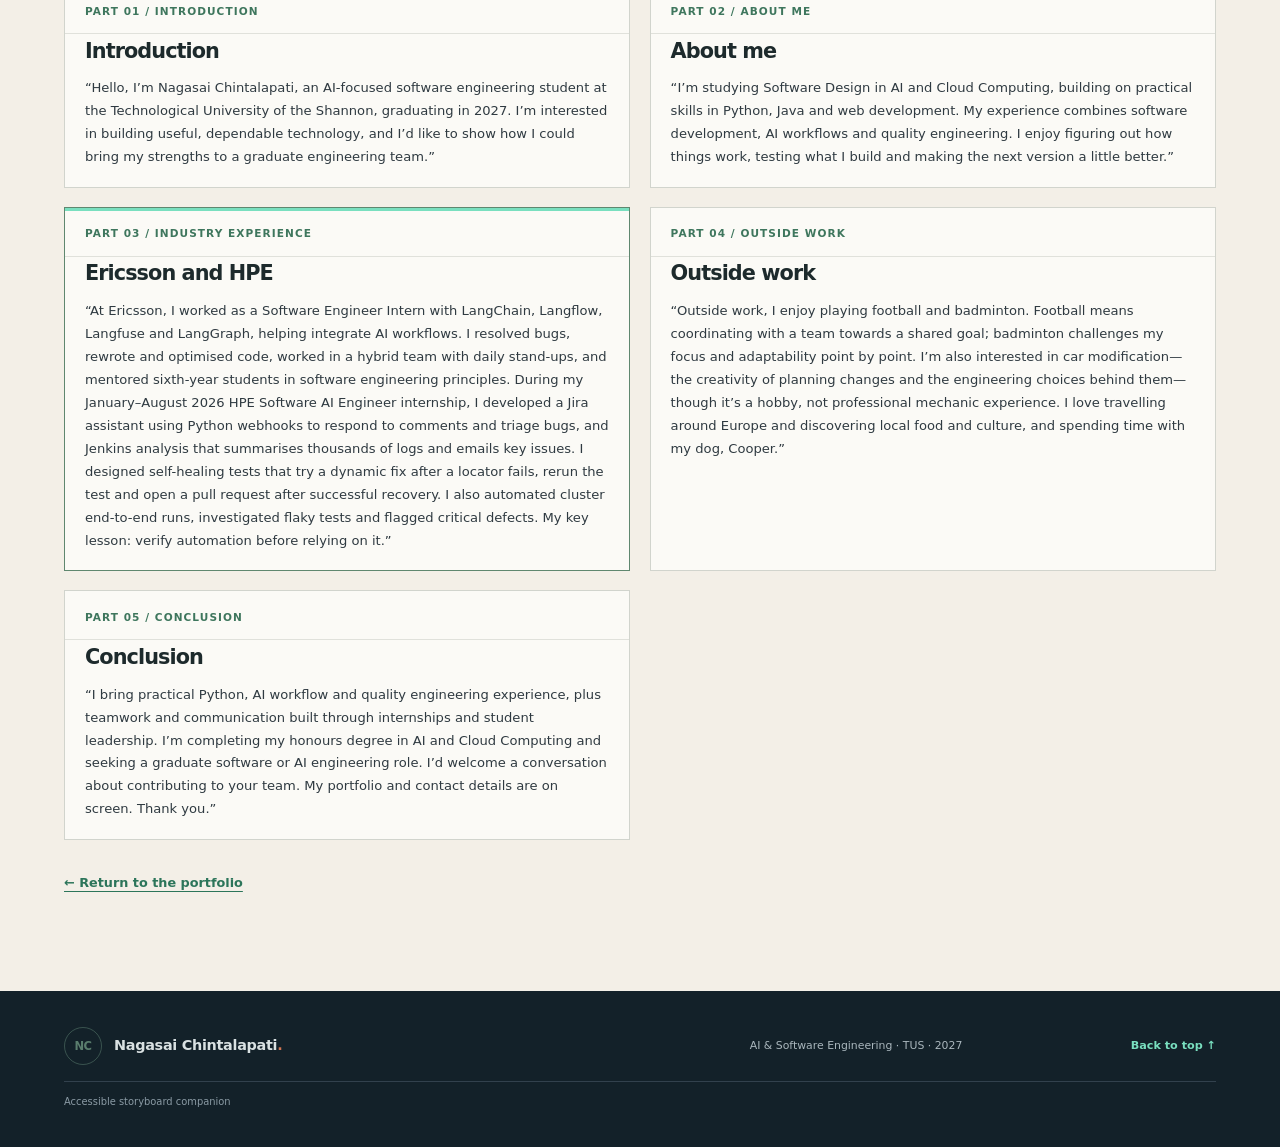
<file: storyboard.html>
<!doctype html>
<html lang="en">
<head>
  <meta charset="utf-8">
  <meta name="viewport" content="width=device-width, initial-scale=1">
  <meta name="theme-color" content="#101a25">
  <meta name="description" content="Five-part storyboard for Nagasai Chintalapati’s graduate Software and AI Engineering elevator pitch.">
  <title>Elevator Pitch Storyboard — Nagasai Chintalapati</title>
  <link rel="stylesheet" href="styles.css">
  <script src="script.js" defer></script>
</head>
<body class="storyboard-page">
  <a class="skip-link" href="#storyboard-main">Skip to storyboard</a>
  <header class="site-header">
    <div class="header-inner">
      <a class="brand" href="index.html" aria-label="Back to Nagasai Chintalapati’s portfolio">
        <span class="brand-mark" aria-hidden="true">NC</span><span class="brand-name">Nagasai Chintalapati<span class="brand-dot">.</span></span>
      </a>
      <button class="menu-toggle" type="button" aria-expanded="false" aria-controls="story-nav"><span class="menu-icon" aria-hidden="true"><i></i><i></i></span><span class="menu-label">Menu</span></button>
      <nav class="primary-nav" id="story-nav" aria-label="Storyboard navigation">
        <a href="index.html">Portfolio home <span aria-hidden="true">↗</span></a>
        <a href="#scenes">Pitch</a>
        <a class="nav-cta" href="index.html#contact">Get in touch</a>
      </nav>
    </div>
  </header>

  <main id="storyboard-main">
    <section class="storyboard-hero" aria-labelledby="story-title">
      <div class="storyboard-hero-inner">
        <p class="eyebrow">ELEVATOR PITCH / PRODUCTION PLAN</p>
        <h1 id="story-title">A clear story,<br><span>from first hello to next step.</span></h1>
        <p class="storyboard-hero-copy">An introduction to my AI and software engineering experience, in five parts.</p>
        <div class="storyboard-meta" aria-label="Storyboard summary"><span>Five parts</span><span>Graduate Software / AI Engineering</span></div>
      </div>
    </section>

    <section class="video-url-panel section-shell" aria-labelledby="video-url-title">
      <div class="video-url-header">
        <div>
          <p class="eyebrow">VIDEO URL / PREVIEW</p>
          <h2 id="video-url-title">Pitch video</h2>
        </div>
      </div>
      <div id="video-player-container" class="video-player-container" aria-live="polite"></div>
    </section>

    <section class="storyboard-main section-shell" id="scenes" aria-labelledby="scene-list-title">
      <div class="storyboard-intro">
        <h2 id="scene-list-title">My elevator pitch</h2>
      </div>
      <div class="storyboard-scenes">
        <article class="scene-card" aria-labelledby="scene-1-title">
          <div class="scene-head"><span class="scene-index">PART 01 / INTRODUCTION</span></div>
          <h3 id="scene-1-title">Introduction</h3>
          <p class="scene-script">“Hello, I’m Nagasai Chintalapati, an AI-focused software engineering student at the Technological University of the Shannon, graduating in 2027. I’m interested in building useful, dependable technology, and I’d like to show how I could bring my strengths to a graduate engineering team.”</p>
        </article>

        <article class="scene-card" aria-labelledby="scene-2-title">
          <div class="scene-head"><span class="scene-index">PART 02 / ABOUT ME</span></div>
          <h3 id="scene-2-title">About me</h3>
          <p class="scene-script">“I’m studying Software Design in AI and Cloud Computing, building on practical skills in Python, Java and web development. My experience combines software development, AI workflows and quality engineering. I enjoy figuring out how things work, testing what I build and making the next version a little better.”</p>
        </article>

        <article class="scene-card" aria-labelledby="scene-3-title">
          <div class="scene-head"><span class="scene-index">PART 03 / INDUSTRY EXPERIENCE</span></div>
          <h3 id="scene-3-title">Ericsson and HPE</h3>
          <p class="scene-script">“At Ericsson, I worked as a Software Engineer Intern with LangChain, Langflow, Langfuse and LangGraph, helping integrate AI workflows. I resolved bugs, rewrote and optimised code, worked in a hybrid team with daily stand-ups, and mentored sixth-year students in software engineering principles. During my January–August 2026 HPE Software AI Engineer internship, I developed a Jira assistant using Python webhooks to respond to comments and triage bugs, and Jenkins analysis that summarises thousands of logs and emails key issues. I designed self-healing tests that try a dynamic fix after a locator fails, rerun the test and open a pull request after successful recovery. I also automated cluster end-to-end runs, investigated flaky tests and flagged critical defects. My key lesson: verify automation before relying on it.”</p>
        </article>

        <article class="scene-card" aria-labelledby="scene-4-title">
          <div class="scene-head"><span class="scene-index">PART 04 / OUTSIDE WORK</span></div>
          <h3 id="scene-4-title">Outside work</h3>
          <p class="scene-script">“Outside work, I enjoy playing football and badminton. Football means coordinating with a team towards a shared goal; badminton challenges my focus and adaptability point by point. I’m also interested in car modification—the creativity of planning changes and the engineering choices behind them—though it’s a hobby, not professional mechanic experience. I love travelling around Europe and discovering local food and culture, and spending time with my dog, Cooper.”</p>
        </article>

        <article class="scene-card" aria-labelledby="scene-5-title">
          <div class="scene-head"><span class="scene-index">PART 05 / CONCLUSION</span></div>
          <h3 id="scene-5-title">Conclusion</h3>
          <p class="scene-script">“I bring practical Python, AI workflow and quality engineering experience, plus teamwork and communication built through internships and student leadership. I’m completing my honours degree in AI and Cloud Computing and seeking a graduate software or AI engineering role. I’d welcome a conversation about contributing to your team. My portfolio and contact details are on screen. Thank you.”</p>
        </article>
      </div>
      <a class="storyboard-back" href="index.html">← Return to the portfolio</a>
    </section>
  </main>
  <footer class="site-footer storyboard-footer"><div class="section-shell footer-inner"><a class="brand footer-brand" href="index.html"><span class="brand-mark" aria-hidden="true">NC</span><span class="brand-name">Nagasai Chintalapati<span class="brand-dot">.</span></span></a><p>AI &amp; Software Engineering · TUS · 2027</p><a class="back-top" href="#storyboard-main">Back to top ↑</a><small>Accessible storyboard companion</small></div></footer>
</body>
</html>
</file>
<file: styles.css>
@charset "UTF-8";

:root {
  color-scheme: light;
  --ink: #1d2a2c;
  --ink-soft: #46515d;
  --night: #132129;
  --night-raised: #1b2e36;
  --night-line: #2f4550;
  --paper: #f3efe7;
  --paper-white: #fbf7f1;
  --warm-ivory: #f8f3ea;
  --sage: #5a7d6d;
  --sage-soft: #e5efe8;
  --clay: #d17552;
  --clay-soft: #f5e0d3;
  --mint: #79dfbf;
  --amber: #e8b26e;
  --blue: #9bbad9;
  --line: #dcd4c7;
  --measure: 1160px;
  --gutter: clamp(1.2rem, 5vw, 4.5rem);
  font-family: Inter, ui-sans-serif, system-ui, -apple-system, BlinkMacSystemFont, "Segoe UI", sans-serif;
  font-synthesis: none;
  text-rendering: optimizeLegibility;
}

* { box-sizing: border-box; }
html { overflow-x: clip; scroll-behavior: smooth; scroll-padding-top: 6rem; }
body { overflow-x: clip; margin: 0; background: linear-gradient(180deg, #f7f0e7 0%, #fbfaf7 100%); color: var(--ink); line-height: 1.65; }
body, button, a { -webkit-tap-highlight-color: transparent; }
img, svg { max-width: 100%; }
a { color: inherit; }
button { font: inherit; }
::selection { color: var(--night); background: #d9eadb; }
:focus-visible { outline: 3px solid #c25d32; outline-offset: 4px; }
.section-shell { width: min(100% - 2 * var(--gutter), var(--measure)); margin-inline: auto; }
.skip-link { position: fixed; z-index: 100; top: .75rem; left: .75rem; padding: .7rem 1rem; transform: translateY(-180%); background: var(--clay); color: #fff; font-weight: 800; }
.skip-link:focus { transform: translateY(0); }

.site-header { position: sticky; z-index: 20; top: 0; border-bottom: 1px solid rgba(68, 59, 52, 0.08); background: rgba(249, 244, 237, 0.8); color: var(--ink); backdrop-filter: blur(14px); }
.header-inner { width: min(100% - 2 * var(--gutter), 1320px); min-height: 76px; margin-inline: auto; display: flex; align-items: center; justify-content: space-between; gap: 2rem; }
.brand { display: inline-flex; align-items: center; gap: .75rem; color: inherit; text-decoration: none; }
.brand-mark { display: grid; width: 38px; aspect-ratio: 1; place-items: center; border: 1px solid rgba(90,125,109,.55); border-radius: 50%; color: var(--sage); font-size: .72rem; font-weight: 800; letter-spacing: -.04em; }
.brand-name { font-size: .9rem; font-weight: 700; letter-spacing: -.02em; }
.brand-dot { color: var(--clay); }
.primary-nav { display: flex; align-items: center; gap: clamp(1rem, 2.2vw, 2rem); }
.primary-nav a { color: #3e4a4b; font-size: .78rem; font-weight: 650; text-decoration: none; transition: color .18s ease; }
.primary-nav a:hover { color: var(--sage); }
.primary-nav .nav-cta { border: 1px solid rgba(90,125,109,.55); border-radius: 99px; padding: .58rem .95rem; color: var(--sage); }
.menu-toggle { display: none; }

.hero { position: relative; display: grid; grid-template-columns: minmax(0, 1.02fr) minmax(330px, .98fr); align-items: center; gap: clamp(2rem, 5vw, 5rem); min-height: 690px; padding-block: 4.5rem 6rem; background: linear-gradient(180deg, rgba(255,255,255,.1), rgba(90,125,109,.05)); }
.hero::before { position: absolute; z-index: -1; inset: 0; background: radial-gradient(circle at top left, rgba(214, 170, 124, 0.18), transparent 33%), radial-gradient(circle at bottom right, rgba(90,125,109,0.12), transparent 30%); content: ""; }
.hero-copy { padding-block: 1rem; }
.eyebrow { margin: 0 0 1.25rem; color: var(--sage); font-size: .68rem; font-weight: 850; letter-spacing: .14em; line-height: 1.4; }
.hero .eyebrow, .section-heading-light .eyebrow { color: var(--sage); }
.status-dot { display: inline-block; width: 8px; height: 8px; margin: 0 .5rem .04rem 0; border-radius: 50%; background: var(--clay); box-shadow: 0 0 0 4px rgba(209,117,82,.14); }
.hero h1 { margin: 1.1rem 0 1.4rem; font-size: clamp(3.3rem, 6.4vw, 5.6rem); font-weight: 780; letter-spacing: -.05em; line-height: 1; color: var(--night); overflow-wrap: break-word; }
.hero h1 span { color: var(--sage); }
.hero-intro { max-width: 560px; margin: 0; color: #4c5860; font-size: clamp(1rem, 1.2vw, 1.12rem); line-height: 1.8; }
.hero-actions { display: flex; align-items: center; flex-wrap: wrap; gap: 1.2rem 1.65rem; margin-top: 2rem; }
.button { display: inline-flex; align-items: center; justify-content: center; gap: .7rem; min-height: 48px; border: 1px solid transparent; border-radius: 99px; padding: .78rem 1.18rem; font-size: .82rem; font-weight: 750; text-decoration: none; transition: transform .18s ease, background .18s ease; }
.button:hover { transform: translateY(-2px); }
.button-accent { background: linear-gradient(135deg, var(--clay) 0%, #bd745f 100%); color: #fff; box-shadow: 0 14px 30px rgba(177, 102, 74, 0.2); }
.button-accent:hover { background: linear-gradient(135deg, #de8066 0%, #b66857 100%); }
.text-link { color: var(--sage); font-size: .83rem; font-weight: 700; text-decoration-thickness: 1px; text-underline-offset: 5px; }
.text-link:hover { text-decoration-thickness: 2px; }
.hero-proof { display: grid; grid-template-columns: repeat(3, minmax(0,1fr)); gap: 1rem; max-width: 600px; margin-top: 3rem; padding-top: 1.15rem; border-top: 1px solid rgba(41,59,59,.16); }
.hero-proof div { display: flex; flex-direction: column; gap: .35rem; border: 1px solid rgba(70,81,77,.08); border-radius: 14px; padding: .8rem .75rem; background: rgba(255,255,255,.42); }
.hero-proof strong { color: var(--night); font-size: .72rem; letter-spacing: .08em; }
.hero-proof span { color: #58696d; font-size: .72rem; line-height: 1.55; }

.hero-portrait { position: relative; display: flex; flex-direction: column; align-items: center; justify-content: center; }
.hero-portrait figure { position: relative; width: min(100%, 460px); margin: 0; padding: 1rem; border: 1px solid rgba(78,96,83,.14); border-radius: 24px; background: linear-gradient(180deg, rgba(255,255,255,.7), rgba(229,239,232,.8)); box-shadow: 0 24px 60px rgba(39, 51, 48, 0.12); }
.hero-portrait img { display: block; width: 100%; height: min(70vw, 520px); max-height: 540px; object-fit: cover; border-radius: 18px; }
.hero-portrait figcaption { padding: .75rem .15rem 0; color: #5f6d66; font-size: .7rem; letter-spacing: .04em; }
.portrait-stamp { align-self: flex-start; margin: 0 0 .8rem 1rem; padding: .45rem .75rem; border-radius: 999px; border: 1px solid rgba(90,125,109,.3); background: rgba(229,239,232,.7); color: var(--sage); font-size: .62rem; font-weight: 800; letter-spacing: .12em; text-transform: uppercase; }
.portrait-note { display: flex; align-items: end; justify-content: space-between; gap: 1rem; width: min(100%, 460px); margin-top: 1rem; padding: .8rem 1rem; border-radius: 16px; background: rgba(17,30,36,.96); color: #f3efe7; }
.portrait-note span { color: #d9d5cc; font-size: .6rem; font-weight: 700; letter-spacing: .12em; }
.portrait-note strong { font-size: 1rem; line-height: 1.2; }
.portrait-note strong span { color: var(--amber); }
.scroll-cue { position: absolute; bottom: 1.65rem; left: 0; display: flex; align-items: center; gap: .6rem; color: #5b6d68; font-size: .68rem; text-decoration: none; }
.scroll-cue span { color: var(--clay); font-size: 1rem; }

.intro-band { position: relative; background: #d9eee4; color: var(--night); }
.intro-band-inner { display: grid; grid-template-columns: .72fr 1fr 1fr; align-items: center; gap: 2rem; padding-block: 2.6rem; }
.intro-band-inner > p:first-child { max-width: 160px; margin: 0; font-size: .65rem; font-weight: 850; letter-spacing: .11em; }
.intro-band h2 { margin: 0; font-size: clamp(1.65rem, 3vw, 2.4rem); letter-spacing: -.035em; line-height: 1.12; }
.intro-band h2 span { color: #356b5d; }
.intro-band-copy { max-width: 380px; margin: 0; font-size: .9rem; line-height: 1.65; }

.content-section { padding-block: clamp(4.5rem, 9vw, 8rem); }
.section-heading { display: flex; align-items: end; justify-content: space-between; gap: 2rem; margin-bottom: 3.4rem; }
.section-number { margin-left: .5rem; color: #66737a; font-size: .66rem; letter-spacing: .08em; }
.section-heading h2, .about-title h2 { margin: 0; font-size: clamp(2.7rem, 5.4vw, 4.6rem); letter-spacing: -.045em; line-height: 1.05; }
.section-summary { max-width: 350px; margin: 0 0 .25rem; color: #626d73; font-size: .88rem; line-height: 1.75; }
.projects-intro { max-width: 390px; }
.projects-intro .section-summary { margin-bottom: .8rem; }
.projects-intro .text-link { display: inline-block; }
.project-grid { display: grid; grid-template-columns: repeat(3, minmax(0, 1fr)); gap: 1rem; }
.project-card { display: flex; min-width: 0; flex-direction: column; border: 1px solid #d5d9d2; border-radius: 3px; padding: 1.35rem; background: #fff; }
.project-card-featured { border-top: 3px solid #347660; padding-top: calc(1.35rem - 2px); background: #f0f3ee; }
.project-meta { display: flex; align-items: flex-start; justify-content: space-between; gap: .7rem; margin-bottom: 1rem; color: #355f50; font-size: .69rem; font-weight: 850; letter-spacing: .065em; line-height: 1.45; }
.project-meta time { flex: 0 0 auto; color: #46545b; font-size: .67rem; text-align: right; }
.project-card h3 { margin: 0 0 .75rem; color: #18252e; font-size: 1.32rem; letter-spacing: -.02em; line-height: 1.24; }
.project-card > p:not(.project-credit) { margin: 0; color: #394951; font-size: .9rem; line-height: 1.72; }
.project-card .tag-list { gap: .4rem; margin: 1rem 0 0; }
.project-card .tag-list li { border-color: #c3cbc4; padding: .28rem .52rem; background: #f8f9f6; color: #34474c; font-size: .69rem; }
.project-credit { margin: .8rem 0 0; color: #43514f; font-size: .75rem; line-height: 1.6; }
.project-grid.is-collapsed .project-card:nth-child(n+7) { display: none; }
.projects-toggle-wrap { display: flex; justify-content: center; margin-top: 1.5rem; }
.projects-toggle { cursor: pointer; }
.projects-source-note { margin: 1.5rem 0 0; border-left: 2px solid #73a68c; padding-left: .8rem; color: #4b5a60; font-size: .78rem; line-height: 1.65; }
.case-card { display: grid; grid-template-columns: minmax(0, .93fr) minmax(0, 1.07fr); min-height: 420px; margin-top: 1.35rem; border: 1px solid #d8d7cf; background: #ebe9e0; }
.case-card-dark { background: var(--night); color: #f4f2eb; border-color: var(--night); }
.case-card-reverse { grid-template-columns: minmax(0, 1.07fr) minmax(0, .93fr); background: #fff; }
.case-card-reverse .case-visual { order: 2; }
.case-card-ericsson { background: #e9eee9; border-color: #d9e1db; color: var(--ink); }
.case-visual { position: relative; display: flex; min-height: 370px; flex-direction: column; justify-content: center; overflow: hidden; padding: clamp(1.5rem, 4vw, 3rem); background-color: #e0ddd2; }
.case-card-dark .case-visual { background: #142431; }
.case-card-reverse .case-visual { background: #e3eaf1; }
.case-card-ericsson .case-visual { background: #dfe9e3; }
.visual-header { position: absolute; top: 1.3rem; right: 1.5rem; left: 1.5rem; display: flex; justify-content: space-between; gap: .5rem; color: #43565d; font-size: .65rem; font-weight: 850; letter-spacing: .12em; }
.case-card-dark .visual-header { color: #c1cfd4; }
.flow-stack { width: min(100%, 340px); margin: 2rem auto 1rem; }
.flow-node { display: flex; align-items: center; gap: .8rem; border: 1px solid #b8c6c7; border-radius: 4px; padding: .75rem .9rem; background: rgba(251,250,246,.94); color: var(--ink); }
.node-highlight { border-color: #4b9d83; box-shadow: 0 0 0 3px rgba(121,223,191,.13); }
.node-symbol { display: grid; width: 37px; height: 37px; flex: 0 0 auto; place-items: center; border-radius: 50%; background: #d9f1e8; color: #22644f; font-size: .72rem; font-weight: 850; }
.flow-node b, .flow-node small { display: block; }
.flow-node b { font-size: .78rem; }
.flow-node small { color: #4d5b61; font-size: .7rem; }
.flow-connector { display: block; height: 24px; color: #479980; font-size: 1.15rem; line-height: 24px; text-align: center; }
.visual-footnote { margin: 1rem 0 0; color: #4b5d65; font-size: .68rem; text-align: center; }
.case-card-dark .visual-footnote { color: #c1cfd4; }
.case-copy { align-self: center; padding: clamp(2rem, 5vw, 4rem); }
.case-kicker { margin: 0 0 1rem; color: #2f6d55; font-size: .68rem; font-weight: 850; letter-spacing: .13em; }
.case-card-dark .case-kicker { color: var(--mint); }
.case-copy h3 { margin: 0 0 1rem; font-size: clamp(1.8rem, 3.2vw, 2.8rem); letter-spacing: -.04em; line-height: 1.1; }
.case-copy > p:not(.case-kicker):not(.case-reflection) { color: #59646b; font-size: .91rem; line-height: 1.8; }
.case-card-dark .case-copy > p:not(.case-kicker):not(.case-reflection) { color: #c1cbd0; }
.tag-list { display: flex; flex-wrap: wrap; gap: .45rem; margin: 1.35rem 0; padding: 0; list-style: none; }
.tag-list li { border: 1px solid #b9c0b9; border-radius: 99px; padding: .3rem .62rem; color: #36464c; font-size: .69rem; font-weight: 700; }
.case-card-dark .tag-list li { border-color: #455763; color: #c8d3d7; }
.case-reflection { margin: 1.2rem 0 0; border-top: 1px solid #d2d2ca; padding-top: 1rem; color: #57636a; font-size: .77rem; line-height: 1.75; }
.case-card-dark .case-reflection { border-color: #3c4d59; color: #b9c5ca; }
.case-reflection strong { display: block; margin-bottom: .2rem; color: #286650; font-size: .66rem; letter-spacing: .06em; text-transform: uppercase; }
.case-card-dark .case-reflection strong { color: var(--mint); }
.reliability-track { display: grid; grid-template-columns: 1fr 28px 1fr 28px 1fr; align-items: center; gap: .4rem; margin: 2.6rem 0 1.7rem; }
.track-step { display: flex; flex-direction: column; align-items: center; gap: .45rem; text-align: center; }
.track-dot { display: grid; width: 43px; aspect-ratio: 1; place-items: center; border: 1px solid #69957f; border-radius: 50%; background: #f8faf9; color: #33765d; font-size: 1.1rem; font-weight: 750; }
.dot-alert { border-color: #ce825f; color: #ac5b36; }
.dot-success { background: #d8f1e7; }
.track-step b { font-size: .66rem; line-height: 1.3; }
.track-step small { max-width: 90px; color: #4e5c63; font-size: .62rem; line-height: 1.4; }
.track-line { height: 1px; border-top: 1px dashed #83949b; }
.log-snippet { display: grid; grid-template-columns: 1fr 1.3fr; gap: .38rem .8rem; width: min(100%, 390px); margin: .6rem auto 0; border: 1px solid #ccd5dc; border-radius: 3px; padding: .75rem; background: #f6f8fa; color: #36464e; font-family: ui-monospace, SFMono-Regular, Menlo, monospace; font-size: .62rem; }
.log-snippet span { min-width: 0; overflow-wrap: anywhere; }
.log-muted { color: #56636b; }.log-warn { color: #914722; }.log-good { color: #1f6047; }
.tool-ring { position: relative; width: min(100%, 320px); aspect-ratio: 1; margin: 2.2rem auto .7rem; }
.tool-ring::before, .tool-ring::after { position: absolute; inset: 13%; border: 1px solid rgba(54,105,87,.35); border-radius: 50%; content: ""; }
.tool-ring::after { inset: 27%; border-style: dashed; border-color: rgba(54,105,87,.24); }
.tool-pill { position: absolute; z-index: 2; display: grid; min-width: 86px; min-height: 41px; place-items: center; border: 1px solid #a5b9ad; border-radius: 99px; padding: .45rem .7rem; background: #f7faf7; color: #36584b; font-size: .66rem; font-weight: 750; text-align: center; }
.tool-center { top: 50%; left: 50%; min-width: 83px; min-height: 83px; transform: translate(-50%, -50%); border-color: #548e76; border-radius: 50%; background: #18392f; color: #a9edd1; font-size: .71rem; }
.tool-one { top: 2%; left: 50%; transform: translateX(-50%); }
.tool-two { top: 50%; right: 0; transform: translateY(-50%); }
.tool-three { bottom: 2%; left: 50%; transform: translateX(-50%); }
.tool-four { top: 50%; left: 0; transform: translateY(-50%); }
.tool-link { position: absolute; z-index: 1; top: 50%; left: 50%; width: 36%; border-top: 1px solid #90a99b; transform-origin: left; }
.link-one { transform: rotate(-45deg); }.link-two { transform: rotate(45deg); }.link-three { transform: rotate(135deg); }.link-four { transform: rotate(225deg); }
.tool-legend { display: flex; justify-content: center; gap: 1rem; color: #3f5e51; font-size: .68rem; }
.tool-legend span { display: inline-flex; align-items: center; gap: .35rem; }
.legend-dot { width: 7px; height: 7px; border-radius: 50%; }.mint { background: #4d9d7b; }.amber { background: #d59145; }.blue { background: #719bbb; }

.experience-section { position: relative; overflow: hidden; background: var(--night); color: var(--paper-white); }
.experience-section::before { position: absolute; top: -10rem; right: -8rem; width: 35rem; aspect-ratio: 1; border: 1px solid rgba(121,223,191,.1); border-radius: 50%; box-shadow: 0 0 0 4rem rgba(121,223,191,.025), 0 0 0 8rem rgba(121,223,191,.02); content: ""; }
.experience-section > .section-shell { position: relative; padding-block: clamp(4.5rem, 9vw, 8rem); }
.section-heading-light h2 { color: var(--paper-white); }
.section-heading-light .section-summary { color: #bac6cb; }
.timeline { max-width: 930px; margin: 4rem auto 0; }
.timeline-item { display: grid; grid-template-columns: 155px 22px minmax(0, 1fr); gap: 1rem; min-height: 150px; }
.timeline-date { padding-top: .22rem; color: #aab9bf; font-size: .66rem; font-weight: 800; letter-spacing: .09em; }
.timeline-marker { position: relative; display: flex; justify-content: center; }
.timeline-marker::before { position: absolute; top: 7px; bottom: -2px; width: 1px; background: #41515b; content: ""; }
.timeline-marker::after { position: relative; z-index: 1; width: 10px; height: 10px; margin-top: 3px; border: 2px solid var(--night); border-radius: 50%; background: var(--mint); box-shadow: 0 0 0 1px var(--mint); content: ""; }
.timeline-marker-last::before { bottom: 100%; }
.timeline-content { padding: 0 0 2.2rem 1rem; }
.timeline-org { margin: 0 0 .3rem; color: var(--mint); font-size: .62rem; font-weight: 850; letter-spacing: .12em; }
.timeline-content h3 { margin: 0 0 .45rem; font-size: 1.35rem; letter-spacing: -.04em; line-height: 1.3; }
.timeline-content > p:not(.timeline-org) { max-width: 680px; margin: 0; color: #bdc8cc; font-size: .85rem; line-height: 1.75; }
.timeline-note { display: inline-block; margin-top: .7rem; color: #f4bb73; font-size: .66rem; font-weight: 700; }

.about-grid { display: grid; grid-template-columns: .82fr 1.18fr; gap: clamp(3rem, 9vw, 8rem); }
.about-title { position: sticky; top: 120px; align-self: start; }
.about-title h2 { font-size: clamp(2.7rem, 5vw, 4.4rem); }
.about-title > p:last-child { max-width: 350px; color: #637079; font-size: .93rem; line-height: 1.8; }
.interest-card { display: grid; grid-template-columns: 42px minmax(0,1fr) 20px; gap: .6rem; align-items: start; border-top: 1px solid var(--line); padding: 1.25rem 0; }
.interest-number { color: #49846f; font-size: .64rem; font-weight: 850; }
.interest-card h3 { margin: 0 0 .2rem; font-size: 1.05rem; letter-spacing: -.03em; }
.interest-card p { max-width: 520px; margin: 0; color: #667178; font-size: .81rem; line-height: 1.7; }
.interest-mark { color: #4a8c76; }
.personal-gallery { display: grid; grid-template-columns: repeat(2, minmax(0,1fr)); gap: .8rem; margin: 1.3rem 0 2rem; }
.personal-gallery figure { min-width: 0; margin: 0; border: 1px solid #c5cbc3; padding: .45rem; background: #f7f6f0; }
.personal-gallery img { display: block; width: 100%; height: 220px; aspect-ratio: 4 / 3; object-fit: cover; }
.personal-gallery figure:first-child img { object-position: center 100%; }
.personal-gallery figure:nth-child(2) img { object-position: center 43%; }
.personal-gallery figcaption { padding: .65rem .2rem .15rem; color: #36464c; font-size: .72rem; line-height: 1.5; }
.life-stories { display: grid; grid-template-columns: repeat(2, minmax(0,1fr)); gap: .8rem; margin: 1.4rem 0 2rem; }
.life-card { position: relative; min-height: 220px; overflow: hidden; border: 1px solid #ccd4ce; padding: 1.25rem; background: #f2f4ef; }
.travel-card { background: #edf3f1; }
.dog-card { background: #f4eee7; }
.life-card figure { min-width: 0; margin: 0 0 1rem; }
.life-card figure img { display: block; width: 100%; height: 190px; object-fit: cover; }
.life-card figure figcaption { margin-top: .4rem; color: #4c5b60; font-size: .68rem; line-height: 1.45; }
.travel-photos { display: grid; grid-template-columns: repeat(2, minmax(0,1fr)); gap: .65rem; margin-bottom: 1.1rem; }
.travel-photos figure { margin: 0; }
.travel-photos figure img { height: 190px; }
.travel-photos figure:first-child img { object-position: center 48%; }
.travel-photos figure:nth-child(2) img { object-position: center 48%; }
.dog-photo img { width: calc(50% - .325rem) !important; margin-inline: auto; object-position: center 34%; }
.life-label { margin: 0 0 .8rem; color: #346d58; font-size: .67rem; font-weight: 850; letter-spacing: .11em; }
.life-card h3 { max-width: 270px; margin: 0 0 .65rem; color: #1d2b33; font-size: 1.3rem; letter-spacing: -.025em; line-height: 1.2; }
.life-card > p:not(.life-label) { max-width: 390px; margin: 0; color: #43515a; font-size: .87rem; line-height: 1.72; }
.dog-traits { display: flex; flex-wrap: wrap; gap: .45rem; margin-top: 1rem; }
.dog-traits span { border: 1px solid #c8bbae; border-radius: 99px; padding: .27rem .56rem; color: #54473d; font-size: .68rem; font-weight: 700; }
.skills-panel { margin-top: 2.1rem; border: 1px solid #c9cec6; padding: clamp(1.2rem, 3vw, 2rem); background: #eef0e9; }
.skills-panel h3 { margin: 0 0 1.25rem; font-size: 1rem; }
.skills-columns { display: grid; grid-template-columns: repeat(3, 1fr); gap: 1rem; }
.skills-columns p { margin: 0; color: #4f5c61; font-size: .7rem; line-height: 1.7; }
.skills-columns .skill-label { margin-bottom: .4rem; color: #34745e; font-size: .6rem; font-weight: 850; letter-spacing: .1em; }
.skills-note { margin: 1.25rem 0 0; border-top: 1px solid #d3d8d0; padding-top: .8rem; color: #667178; font-size: .64rem; line-height: 1.6; }

.pitch-banner { display: grid; grid-template-columns: 1fr .55fr; gap: 2rem; align-items: center; margin-bottom: clamp(4.5rem, 9vw, 8rem); padding: clamp(2rem, 5vw, 4rem); background: #23604e; color: #f7f4eb; }
.pitch-banner .eyebrow { color: #a7edd3; }
.pitch-banner h2 { margin: 0; font-size: clamp(2.4rem, 4.5vw, 3.8rem); letter-spacing: -.045em; line-height: 1.06; }
.pitch-banner-content > p:not(.eyebrow) { max-width: 510px; color: #d2e5da; font-size: .88rem; line-height: 1.75; }
.button-light { margin-top: .65rem; background: #f7f4eb; color: #18372d; }
.button-light:hover { background: #d9f1e8; }
.pitch-clock { display: flex; flex-direction: column; align-items: center; justify-content: center; min-height: 140px; border-left: 1px solid rgba(242,248,241,.25); }
.clock-label { color: var(--mint); font-size: clamp(3.6rem, 7vw, 6rem); font-weight: 780; letter-spacing: -.08em; line-height: 1; }
.clock-sub { margin-top: .5rem; color: #d8e8e0; font-size: .62rem; font-weight: 800; letter-spacing: .16em; line-height: 1.8; text-align: center; }
.clock-bars { display: flex; width: min(100%, 220px); gap: 5px; margin-top: 1.3rem; }
.clock-bars i { height: 4px; flex: 1; background: var(--mint); }
.clock-bars i:nth-child(2n) { background: #f4bb73; }

.contact-section { padding-block: 1rem clamp(5rem, 10vw, 9rem); }
.contact-section h2 { margin: 0; font-size: clamp(2.8rem, 6.2vw, 5rem); letter-spacing: -.045em; line-height: 1.08; }
.contact-section h2 span { color: #347660; }
.contact-copy { max-width: 580px; margin: 1.6rem 0 1rem; color: #5e6a70; font-size: 1rem; line-height: 1.8; }
.contact-links { display: flex; flex-wrap: wrap; gap: .75rem; margin: 1.5rem 0 1rem; }
.button-outline { border-color: #456358; background: transparent; color: #285c49; }
.button-outline:hover { background: #e5eee7; }
.contact-note { margin: 0 0 1.5rem; color: #5c4935; font-size: .78rem; }
.text-link-dark { color: #2e755d; }
.site-footer { background: var(--night); color: #d9e1e2; }
.footer-inner { display: grid; grid-template-columns: 1fr 1fr auto; align-items: center; gap: 1rem; padding-block: 1.25rem; }
.footer-brand { justify-self: start; }
.footer-inner > p { margin: 0; color: #aab7bd; font-size: .68rem; text-align: center; }
.back-top { color: var(--mint); font-size: .7rem; font-weight: 700; text-decoration: none; }
.footer-inner small { grid-column: 1 / -1; border-top: 1px solid #32414d; padding-top: .75rem; color: #8b9ba5; font-size: .62rem; }

/* Companion storyboard page */
.storyboard-page { background: var(--paper); }
.storyboard-hero { padding-block: clamp(3.5rem, 7vw, 6rem) 3rem; background: var(--night); color: var(--paper-white); }
.storyboard-hero-inner { width: min(100% - 2 * var(--gutter), var(--measure)); margin-inline: auto; }
.storyboard-hero h1 { max-width: 900px; margin: 0; font-size: clamp(2.4rem, 6.5vw, 5.4rem); letter-spacing: -.05em; line-height: 1.02; overflow-wrap: break-word; }
.storyboard-hero h1 span { color: var(--mint); }
.storyboard-hero-copy { max-width: 700px; margin: 1.3rem 0 0; color: #c3ced2; }
.storyboard-meta { display: flex; flex-wrap: wrap; gap: .6rem 1.4rem; margin-top: 1.75rem; color: #d8e2e3; font-size: .71rem; font-weight: 700; }
.storyboard-meta span { display: inline-flex; align-items: center; gap: .45rem; }
.storyboard-meta span::before { width: 6px; height: 6px; border-radius: 50%; background: var(--amber); content: ""; }
.storyboard-main { padding-block: 3rem 6rem; }
.video-url-panel { margin-top: 2.5rem; padding: 1.5rem; border: 1px solid #d3d7ce; background: #f7f5ef; }
.video-url-header { display: flex; justify-content: space-between; align-items: end; gap: 1.5rem; margin-bottom: 1rem; }
.video-url-header h2 { margin: 0; font-size: clamp(1.8rem, 3vw, 3rem); letter-spacing: -.05em; }
.video-url-form { display: flex; align-items: center; gap: .75rem; flex-wrap: wrap; }
.video-url-form input { min-width: min(100%, 420px); flex: 1; border: 1px solid #d0d3cb; border-radius: 999px; padding: .85rem 1rem; background: #fff; color: var(--ink); font: inherit; }
.video-url-form button { border: 0; border-radius: 999px; padding: .85rem 1.2rem; background: var(--sage); color: #fff; font-weight: 700; cursor: pointer; }
.video-player-container { position: relative; overflow: hidden; border-radius: 18px; border: 1px solid #d4d9cf; background: #0f191b; }
.video-player-container video, .video-player-container iframe { display: block; width: 100%; aspect-ratio: 16 / 9; border: 0; background: #0f191b; }
.video-fallback { position: relative; display: block; aspect-ratio: 16 / 9; color: #fff; text-decoration: none; }
.video-fallback img { display: block; width: 100%; height: 100%; object-fit: cover; opacity: .85; }
.video-fallback-play { position: absolute; top: 50%; left: 50%; transform: translate(-50%, -50%); border-radius: 999px; padding: .85rem 1.3rem; background: #c4302b; font-size: .9rem; font-weight: 750; white-space: nowrap; box-shadow: 0 10px 30px rgba(0,0,0,.35); }
.video-fallback:hover .video-fallback-play { background: #e0362f; }
.sr-only { position: absolute; width: 1px; height: 1px; padding: 0; margin: -1px; overflow: hidden; clip: rect(0, 0, 0, 0); white-space: nowrap; border: 0; }
.storyboard-intro { display: flex; justify-content: space-between; gap: 2rem; align-items: end; border-bottom: 1px solid #d2d3cb; padding-bottom: 1.5rem; }
.storyboard-intro h2 { margin: 0; font-size: clamp(1.65rem, 3vw, 2.4rem); letter-spacing: -.06em; }
.storyboard-intro p { max-width: 440px; margin: 0; color: #626e73; font-size: .82rem; }
.storyboard-scenes { display: grid; grid-template-columns: repeat(2, minmax(0,1fr)); gap: 1.2rem; padding-top: 1.5rem; }
.scene-card { position: relative; display: flex; flex-direction: column; border: 1px solid #d1d4cd; background: #fbfaf6; }
.scene-card:nth-child(3) { border-color: #5f876f; box-shadow: inset 0 3px var(--mint); }
.scene-head { display: flex; align-items: baseline; justify-content: space-between; gap: 1rem; border-bottom: 1px solid #e0e1db; padding: 1.1rem 1.25rem .8rem; }
.scene-index { color: #3e765d; font-size: .66rem; font-weight: 850; letter-spacing: .1em; }
.scene-time { color: #657079; font-size: .66rem; font-weight: 750; }
.scene-card h3 { margin: 0; padding: .3rem 1.25rem .85rem; font-size: 1.3rem; letter-spacing: -.045em; line-height: 1.2; }
.scene-visual { margin: 0 1.25rem 1rem; border-left: 2px solid #4f9b7c; padding: .15rem 0 .15rem .8rem; color: #55645f; font-size: .73rem; line-height: 1.65; }
.scene-visual strong { color: #317254; }
.scene-script { margin: 0 1.25rem 1.1rem; color: #2f3a41; font-size: .82rem; line-height: 1.75; }
.scene-production { display: grid; grid-template-columns: repeat(3,1fr); gap: .8rem; margin-top: auto; border-top: 1px solid #e0e1db; padding: 1rem 1.25rem; background: #f0f0e9; }
.scene-production h4 { margin: 0 0 .3rem; color: #28664e; font-size: .64rem; letter-spacing: .1em; }
.scene-production p { margin: 0; color: #46535a; font-size: .71rem; line-height: 1.6; }
.scene-delivery { grid-column: 1 / -1; border-top: 1px solid #d8dad2; padding-top: .7rem; }
.scene-delivery h4 { color: #986329; }
.timing-note { display: flex; align-items: center; gap: 1rem; margin-top: 1.5rem; border: 1px solid #d6d9d1; padding: 1rem 1.2rem; background: #eceee6; color: #52605f; font-size: .75rem; }
.timing-note strong { flex: 0 0 auto; color: #22664b; }
.storyboard-back { display: inline-flex; gap: .5rem; align-items: center; margin-top: 2rem; color: #2c755a; font-size: .8rem; font-weight: 750; text-decoration: underline; text-underline-offset: 4px; }
.storyboard-footer { padding-block: 1rem; }

@media (max-width: 940px) {
  .header-inner { gap: 1rem; }
  .primary-nav { gap: .65rem; }
  .primary-nav a { font-size: .67rem; }
  .hero { grid-template-columns: minmax(0,1fr) minmax(300px,.85fr); gap: 2rem; min-height: 650px; }
  .hero-art { min-height: 390px; }
  .case-card, .case-card-reverse { grid-template-columns: minmax(0, .9fr) minmax(0, 1.1fr); }
  .case-copy { padding: 2rem; }
  .project-grid { grid-template-columns: repeat(2, minmax(0, 1fr)); }
  .scene-production { grid-template-columns: 1fr; }
  .scene-delivery { grid-column: auto; }
}
@media (max-width: 720px) {
  :root { --gutter: 1.25rem; }
  html { scroll-padding-top: 5rem; }
  .header-inner { min-height: 66px; }
  .brand-name { font-size: .8rem; }
  .menu-toggle { display: inline-flex; align-items: center; gap: .6rem; border: 1px solid #53616a; border-radius: 99px; padding: .5rem .75rem; background: transparent; color: var(--ink); cursor: pointer; }
  .menu-label { font-size: .69rem; font-weight: 700; }
  .menu-icon { display: grid; gap: 4px; }
  .menu-icon i { display: block; width: 15px; border-top: 2px solid var(--sage); }
  .primary-nav { position: absolute; top: calc(100% + 1px); right: 0; left: 0; display: none; flex-direction: column; align-items: stretch; gap: 0; border-bottom: 1px solid var(--line); padding: .4rem var(--gutter) 1rem; background: var(--paper-white); box-shadow: 0 12px 24px rgba(19,33,41,.08); }
  .primary-nav.is-open { display: flex; }
  .primary-nav a { padding: .8rem 0; font-size: .86rem; }
  .primary-nav .nav-cta { align-self: flex-start; margin-top: .4rem; padding: .58rem .95rem; }
  .hero { grid-template-columns: 1fr; gap: 2.5rem; min-height: unset; padding-block: 4.3rem 5rem; }
  .hero h1 { font-size: clamp(2.6rem, 12.5vw, 4.6rem); }
  .hero-proof { margin-top: 2.3rem; gap: .5rem; }
  .hero-proof span { font-size: .68rem; }
  .hero-art { min-height: 360px; }
  .scroll-cue { display: none; }
  .intro-band-inner { grid-template-columns: 1fr 1fr; gap: 1.2rem; padding-block: 1.7rem; }
  .intro-band-inner > p:first-child { grid-column: 1 / -1; max-width: none; }
  .intro-band-copy { font-size: .77rem; }
  .section-heading { align-items: start; flex-direction: column; gap: 1rem; margin-bottom: 2rem; }
  .section-heading h2 { font-size: clamp(2.2rem, 10vw, 3.4rem); }
  .projects-intro { max-width: 100%; }
  .project-grid { grid-template-columns: 1fr; }
  .project-card { padding: 1.25rem; }
  .case-card, .case-card-reverse { grid-template-columns: 1fr; }
  .case-card-reverse .case-visual { order: initial; }
  .case-visual { min-height: 330px; }
  .case-copy { padding: 1.6rem 1.35rem 1.8rem; }
  .case-copy h3 { font-size: 2rem; }
  .timeline { margin-top: 2.8rem; }
  .timeline-item { grid-template-columns: 95px 18px minmax(0,1fr); gap: .5rem; min-height: 165px; }
  .timeline-date { font-size: .62rem; }
  .timeline-content { padding-left: .55rem; }
  .timeline-content h3 { font-size: 1.12rem; }
  .timeline-content > p:not(.timeline-org) { font-size: .76rem; }
  .timeline-note { font-size: .65rem; }
  .about-grid { grid-template-columns: 1fr; gap: 2rem; }
  .about-title { position: static; }
  .about-title h2 { font-size: clamp(2.2rem, 10vw, 3.4rem); }
  .personal-gallery { grid-template-columns: 1fr; }
  .personal-gallery figure { max-width: 480px; }
  .life-stories { grid-template-columns: 1fr; }
  .skills-columns { grid-template-columns: 1fr; gap: .9rem; }
  .pitch-banner { grid-template-columns: 1fr; gap: 1.5rem; padding: 1.7rem; }
  .pitch-clock { min-height: 0; border-top: 1px solid rgba(242,248,241,.25); border-left: 0; padding-top: 1.3rem; }
  .contact-section h2 { font-size: clamp(2.2rem, 10vw, 3.6rem); }
  .footer-inner { grid-template-columns: 1fr auto; }
  .footer-inner > p { grid-column: 1 / -1; grid-row: 2; text-align: left; }
  .back-top { grid-column: 2; grid-row: 1; }
  .footer-inner small { grid-row: 3; }
  .storyboard-intro { align-items: start; flex-direction: column; gap: .7rem; }
  .storyboard-scenes { grid-template-columns: 1fr; }
  .scene-production { grid-template-columns: repeat(2,1fr); }
  .scene-production .scene-delivery { grid-column: 1 / -1; }
}
@media (max-width: 390px) {
  :root { --gutter: 1rem; }
  .brand { gap: .5rem; }
  .brand-name { font-size: .72rem; }
  .hero-proof { grid-template-columns: 1fr 1fr; }
  .hero-proof div:last-child { grid-column: 1 / -1; }
  .hero-art { min-height: 320px; }
  .art-caption { font-size: .6rem; }
  .timeline-item { grid-template-columns: 75px 14px minmax(0,1fr); }
  .timeline-date { font-size: .58rem; }
  .track-step b { font-size: .63rem; }
  .track-step small { font-size: .62rem; }
  .reliability-track { grid-template-columns: 1fr 14px 1fr 14px 1fr; gap: .2rem; }
  .scene-production { grid-template-columns: 1fr; }
  .scene-production .scene-delivery { grid-column: auto; }
}
@media (prefers-reduced-motion: reduce) {
  *, *::before, *::after { scroll-behavior: auto !important; transition-duration: .01ms !important; animation-duration: .01ms !important; animation-iteration-count: 1 !important; }
}
@media print {
  .site-header, .site-footer, .menu-toggle, .scroll-cue, .button, .text-link { display: none !important; }
  body, .hero, .experience-section, .case-card-dark { background: #fff !important; color: #111 !important; }
  .hero { min-height: 0; padding-block: 1rem; }
  .hero::before { display: none; }
  .hero-intro, .hero-proof span, .case-card-dark .case-copy > p:not(.case-kicker):not(.case-reflection), .timeline-content > p:not(.timeline-org) { color: #333 !important; }
  .hero-art { display: none; }
  .project-grid.is-collapsed .project-card { display: flex !important; }
  .content-section, .experience-section > .section-shell { padding-block: 1.5rem; }
  .case-card, .case-card-reverse { break-inside: avoid; }
}
</file>
